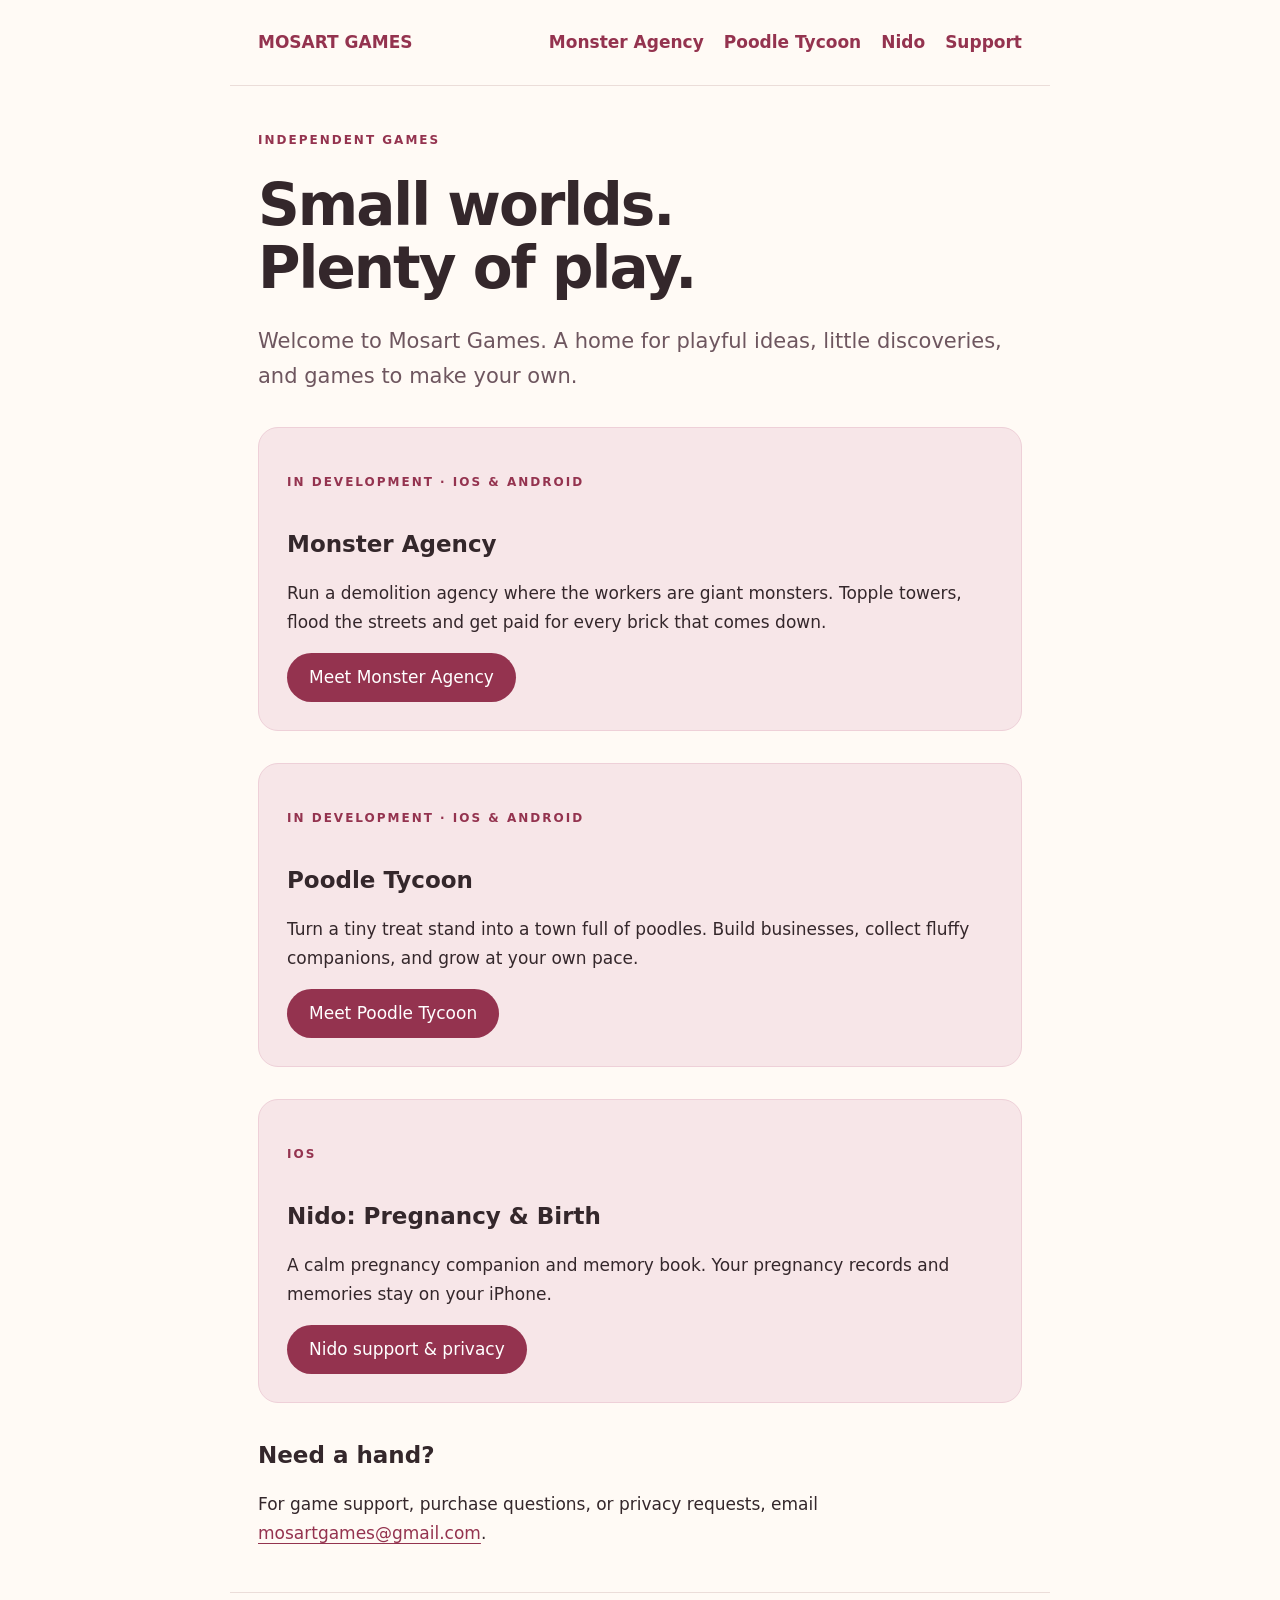
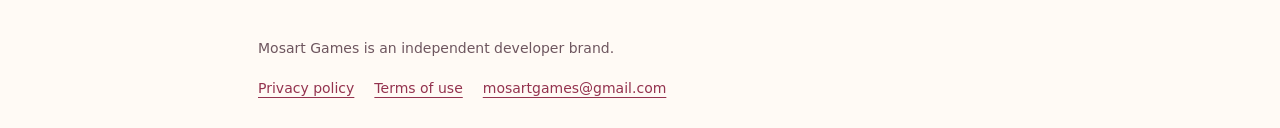
<file: index.html>
<!doctype html>
<html lang="en"><head><meta charset="utf-8"><meta name="viewport" content="width=device-width,initial-scale=1"><meta name="theme-color" content="#fffaf5"><title>Small worlds. Plenty of play. · Mosart Games</title><link rel="stylesheet" href="/style.css"></head><body><header><a href="/">MOSART GAMES</a><nav aria-label="Main navigation"><a href="/monster-agency/">Monster Agency</a><a href="/poodle-tycoon/">Poodle Tycoon</a><a href="/nido/">Nido</a><a href="mailto:mosartgames@gmail.com">Support</a></nav></header><main><p class="eyebrow">Independent games</p><h1>Small worlds.<br>Plenty of play.</h1><p class="lead">Welcome to Mosart Games. A home for playful ideas, little discoveries, and games to make your own.</p><section class="card"><p class="eyebrow">In development · iOS &amp; Android</p><h2>Monster Agency</h2><p>Run a demolition agency where the workers are giant monsters. Topple towers, flood the streets and get paid for every brick that comes down.</p><a class="button" href="/monster-agency/">Meet Monster Agency</a></section><section class="card"><p class="eyebrow">In development · iOS &amp; Android</p><h2>Poodle Tycoon</h2><p>Turn a tiny treat stand into a town full of poodles. Build businesses, collect fluffy companions, and grow at your own pace.</p><a class="button" href="/poodle-tycoon/">Meet Poodle Tycoon</a></section><section class="card"><p class="eyebrow">iOS</p><h2>Nido: Pregnancy &amp; Birth</h2><p>A calm pregnancy companion and memory book. Your pregnancy records and memories stay on your iPhone.</p><a class="button" href="/nido/">Nido support &amp; privacy</a></section><h2>Need a hand?</h2><p>For game support, purchase questions, or privacy requests, email <a href="mailto:mosartgames@gmail.com">mosartgames@gmail.com</a>.</p></main><footer><p>Mosart Games is an independent developer brand.</p><nav aria-label="Legal"><a href="/poodle-tycoon/privacy/">Privacy policy</a><a href="/poodle-tycoon/terms/">Terms of use</a><a href="mailto:mosartgames@gmail.com">mosartgames@gmail.com</a></nav></footer></body></html>
</file>
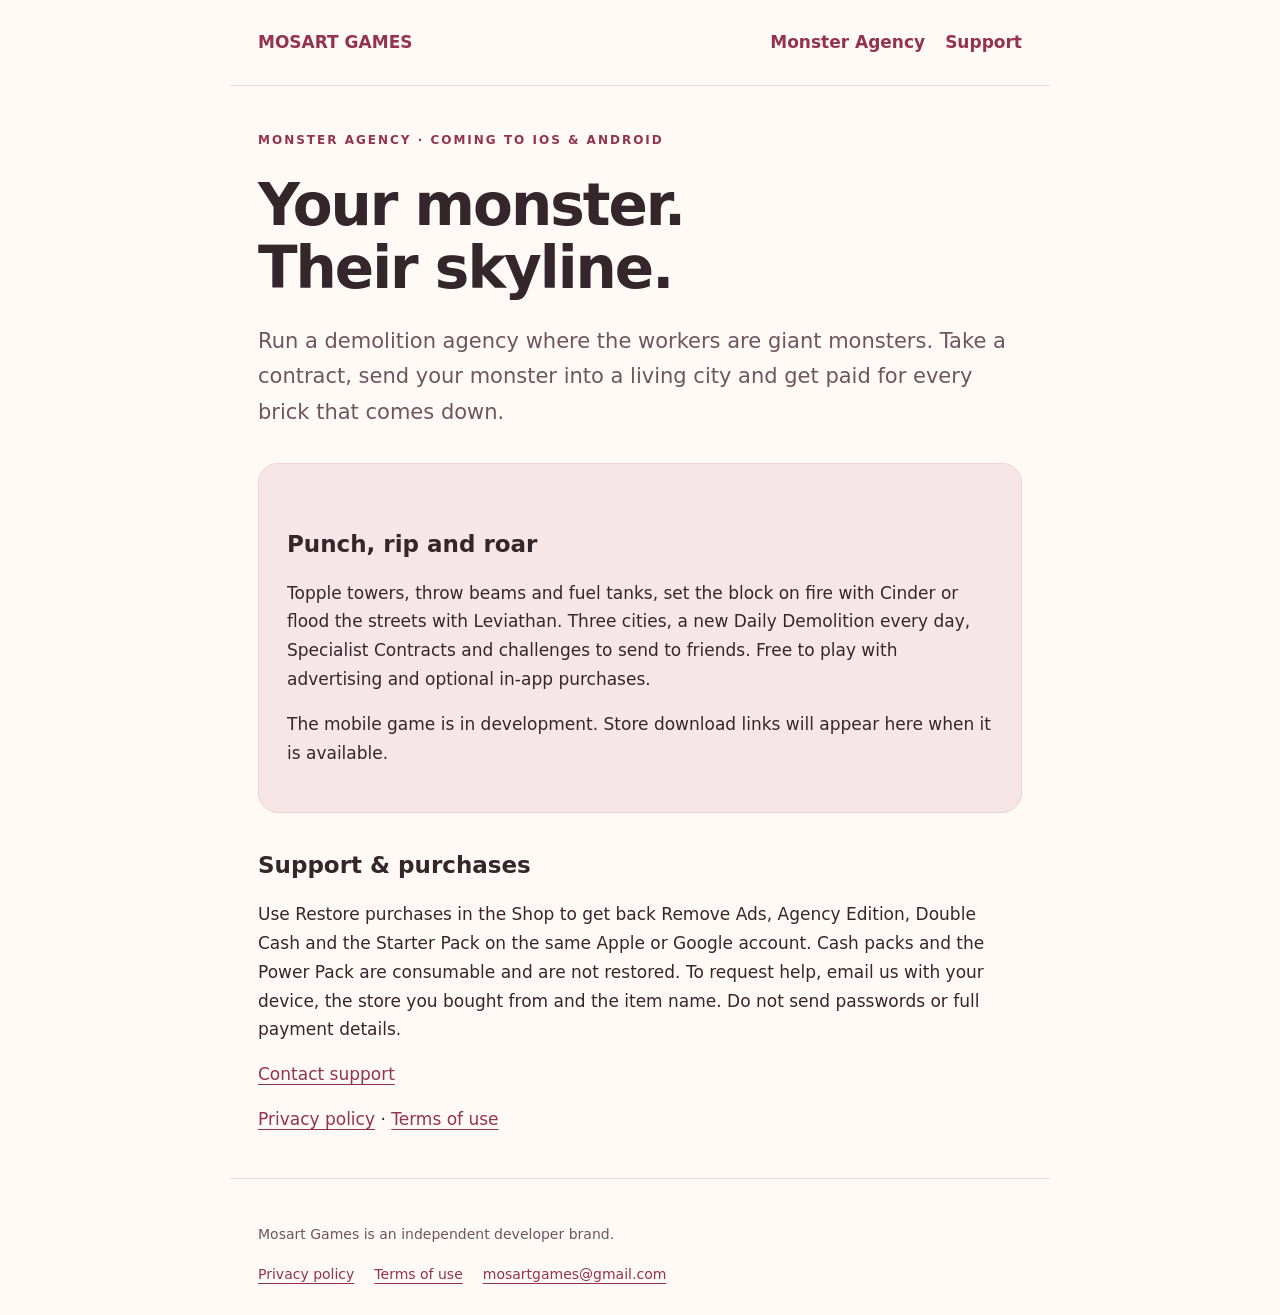
<file: monster-agency/index.html>
<!doctype html>
<html lang="en"><head><meta charset="utf-8"><meta name="viewport" content="width=device-width,initial-scale=1"><meta name="theme-color" content="#fffaf5"><title>Monster Agency · Mosart Games</title><link rel="stylesheet" href="/style.css"></head><body><header><a href="/">MOSART GAMES</a><nav aria-label="Main navigation"><a href="/monster-agency/">Monster Agency</a><a href="mailto:mosartgames@gmail.com">Support</a></nav></header><main><p class="eyebrow">Monster Agency · Coming to iOS &amp; Android</p><h1>Your monster.<br>Their skyline.</h1><p class="lead">Run a demolition agency where the workers are giant monsters. Take a contract, send your monster into a living city and get paid for every brick that comes down.</p><div class="card"><h2>Punch, rip and roar</h2><p>Topple towers, throw beams and fuel tanks, set the block on fire with Cinder or flood the streets with Leviathan. Three cities, a new Daily Demolition every day, Specialist Contracts and challenges to send to friends. Free to play with advertising and optional in-app purchases.</p><p>The mobile game is in development. Store download links will appear here when it is available.</p></div><h2>Support &amp; purchases</h2><p>Use Restore purchases in the Shop to get back Remove Ads, Agency Edition, Double Cash and the Starter Pack on the same Apple or Google account. Cash packs and the Power Pack are consumable and are not restored. To request help, email us with your device, the store you bought from and the item name. Do not send passwords or full payment details.</p><p><a href="mailto:mosartgames@gmail.com?subject=Monster%20Agency%20support">Contact support</a></p><p><a href="privacy/">Privacy policy</a> · <a href="terms/">Terms of use</a></p></main><footer><p>Mosart Games is an independent developer brand.</p><nav aria-label="Legal"><a href="/monster-agency/privacy/">Privacy policy</a><a href="/monster-agency/terms/">Terms of use</a><a href="mailto:mosartgames@gmail.com">mosartgames@gmail.com</a></nav></footer></body></html>
</file>
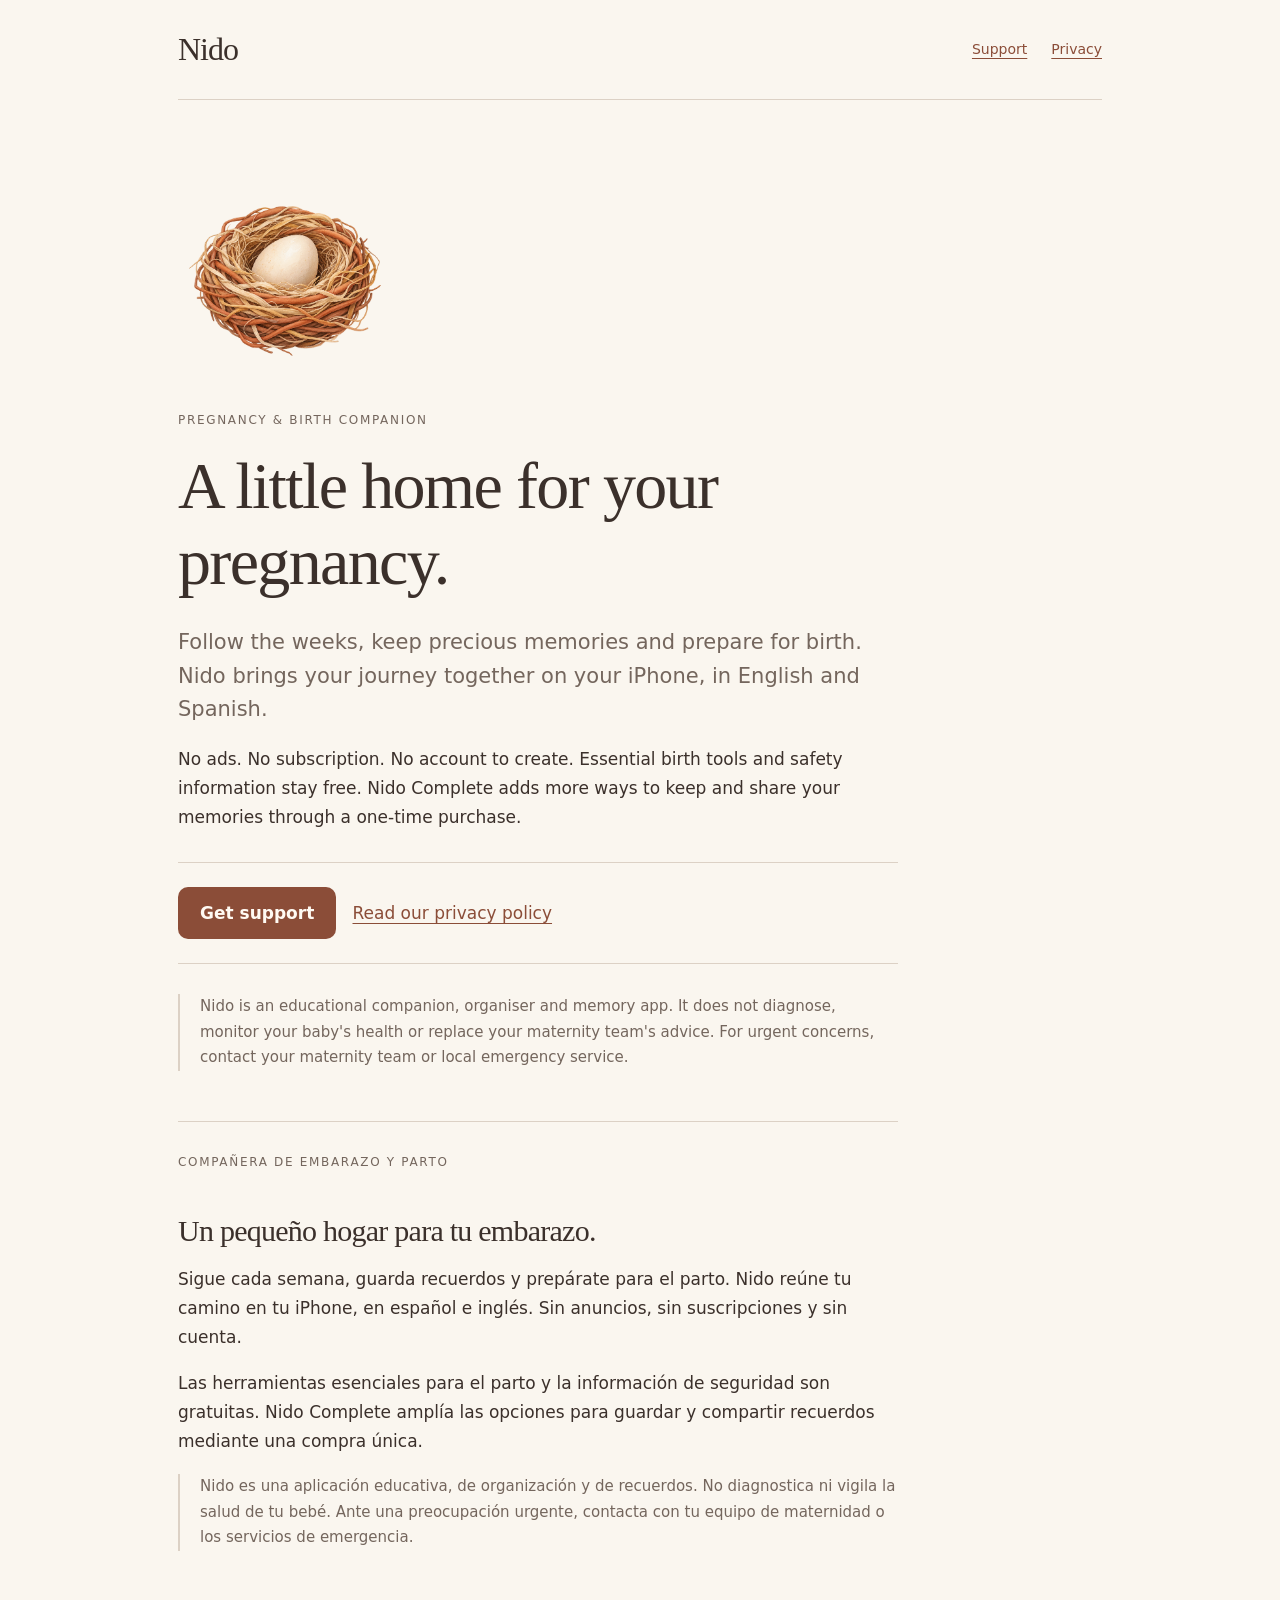
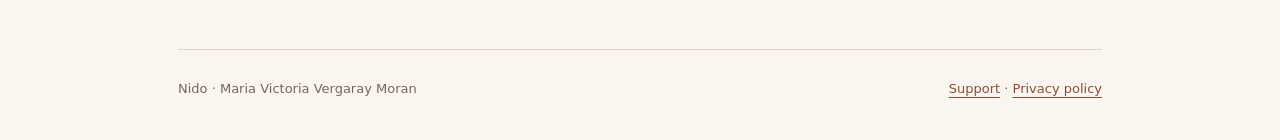
<file: nido/index.html>
<!doctype html><html lang="en"><head><meta charset="utf-8"><meta name="viewport" content="width=device-width, initial-scale=1"><meta name="description" content="Nido pregnancy companion: support and privacy information in English and Spanish."><title>Pregnancy & birth companion · Nido</title><link rel="stylesheet" href="/nido/assets/style.css"><link rel="icon" href="/nido/assets/nest.png"></head><body><div class="wrap"><header><a class="brand" href="/nido/">Nido</a><nav aria-label="Main navigation"><a href="/nido/support/">Support</a><a href="/nido/privacy/">Privacy</a></nav></header><main><img class="nest" src="/nido/assets/nest.png" alt="A woven nest holding one ivory egg"><p class="eyebrow">Pregnancy &amp; birth companion</p><h1>A little home for your pregnancy.</h1><p class="intro">Follow the weeks, keep precious memories and prepare for birth. Nido brings your journey together on your iPhone, in English and Spanish.</p><p>No ads. No subscription. No account to create. Essential birth tools and safety information stay free. Nido Complete adds more ways to keep and share your memories through a one-time purchase.</p><div class="contact"><a class="button" href="/nido/support/">Get support</a> &nbsp; <a href="/nido/privacy/">Read our privacy policy</a></div><p class="notice">Nido is an educational companion, organiser and memory app. It does not diagnose, monitor your baby's health or replace your maternity team's advice. For urgent concerns, contact your maternity team or local emergency service.</p><section class="language" lang="es"><p class="eyebrow">Compañera de embarazo y parto</p><h2>Un pequeño hogar para tu embarazo.</h2><p>Sigue cada semana, guarda recuerdos y prepárate para el parto. Nido reúne tu camino en tu iPhone, en español e inglés. Sin anuncios, sin suscripciones y sin cuenta.</p><p>Las herramientas esenciales para el parto y la información de seguridad son gratuitas. Nido Complete amplía las opciones para guardar y compartir recuerdos mediante una compra única.</p><p class="notice">Nido es una aplicación educativa, de organización y de recuerdos. No diagnostica ni vigila la salud de tu bebé. Ante una preocupación urgente, contacta con tu equipo de maternidad o los servicios de emergencia.</p></section></main><footer><span>Nido · Maria Victoria Vergaray Moran</span><span><a href="/nido/support/">Support</a> · <a href="/nido/privacy/">Privacy policy</a></span></footer></div></body></html>
</file>
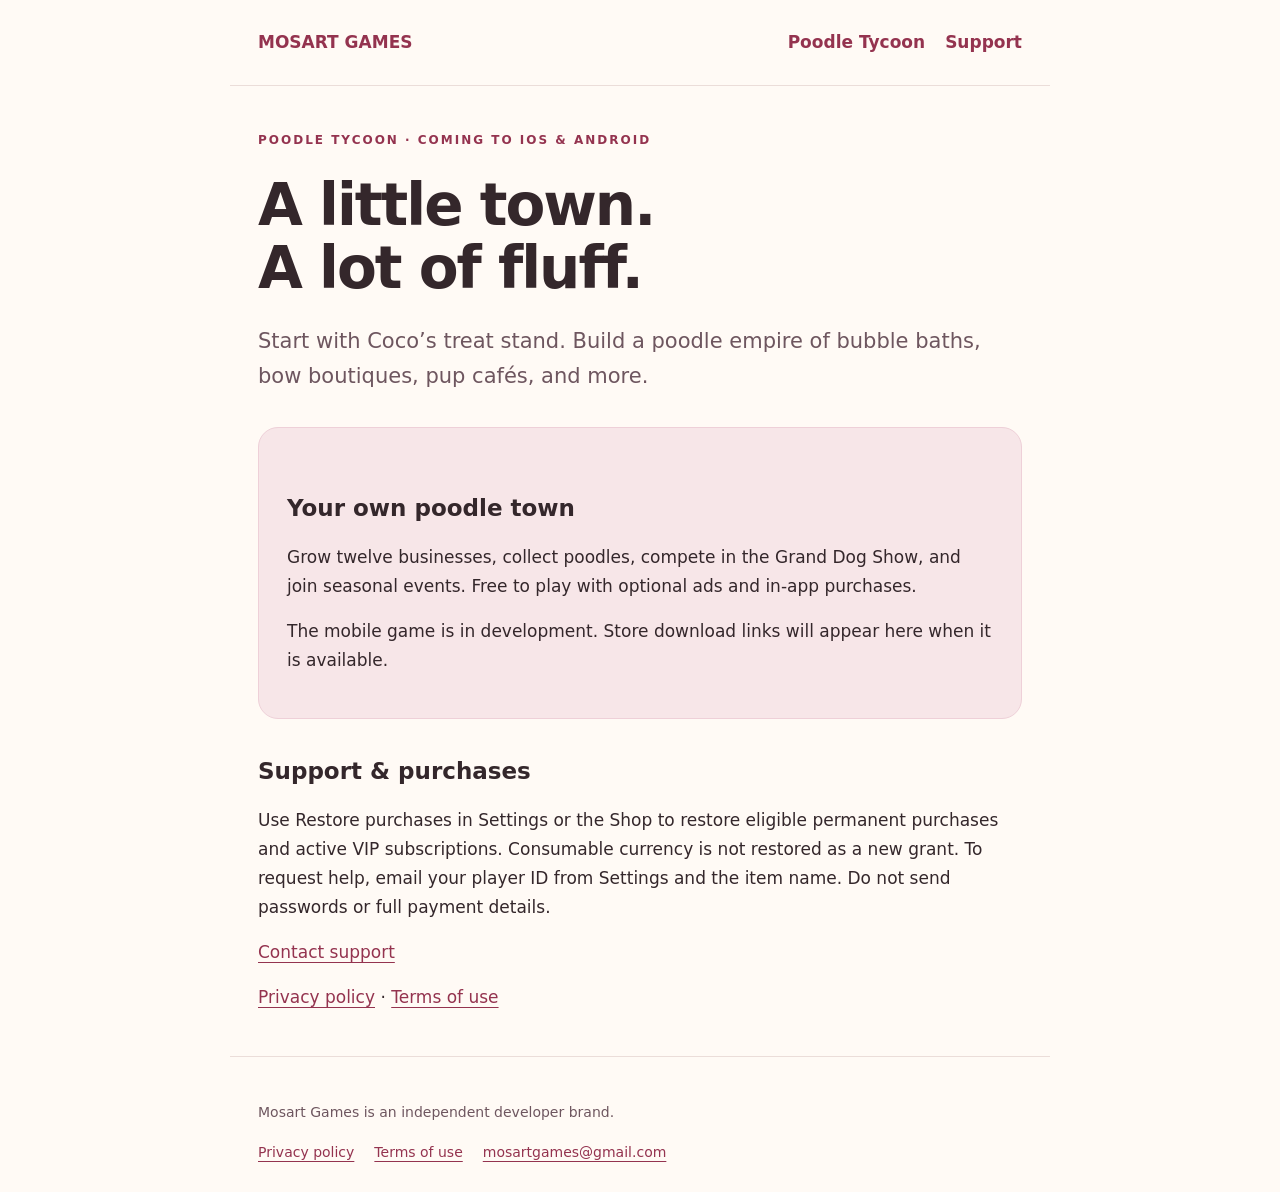
<file: poodle-tycoon/index.html>
<!doctype html>
<html lang="en"><head><meta charset="utf-8"><meta name="viewport" content="width=device-width,initial-scale=1"><meta name="theme-color" content="#fffaf5"><title>Poodle Tycoon · Mosart Games</title><link rel="stylesheet" href="/style.css"></head><body><header><a href="/">MOSART GAMES</a><nav aria-label="Main navigation"><a href="/poodle-tycoon/">Poodle Tycoon</a><a href="mailto:mosartgames@gmail.com">Support</a></nav></header><main><p class="eyebrow">Poodle Tycoon · Coming to iOS &amp; Android</p><h1>A little town.<br>A lot of fluff.</h1><p class="lead">Start with Coco’s treat stand. Build a poodle empire of bubble baths, bow boutiques, pup cafés, and more.</p><div class="card"><h2>Your own poodle town</h2><p>Grow twelve businesses, collect poodles, compete in the Grand Dog Show, and join seasonal events. Free to play with optional ads and in-app purchases.</p><p>The mobile game is in development. Store download links will appear here when it is available.</p></div><h2>Support &amp; purchases</h2><p>Use Restore purchases in Settings or the Shop to restore eligible permanent purchases and active VIP subscriptions. Consumable currency is not restored as a new grant. To request help, email your player ID from Settings and the item name. Do not send passwords or full payment details.</p><p><a href="mailto:mosartgames@gmail.com?subject=Poodle%20Tycoon%20support">Contact support</a></p><p><a href="privacy/">Privacy policy</a> · <a href="terms/">Terms of use</a></p></main><footer><p>Mosart Games is an independent developer brand.</p><nav aria-label="Legal"><a href="/poodle-tycoon/privacy/">Privacy policy</a><a href="/poodle-tycoon/terms/">Terms of use</a><a href="mailto:mosartgames@gmail.com">mosartgames@gmail.com</a></nav></footer></body></html>
</file>
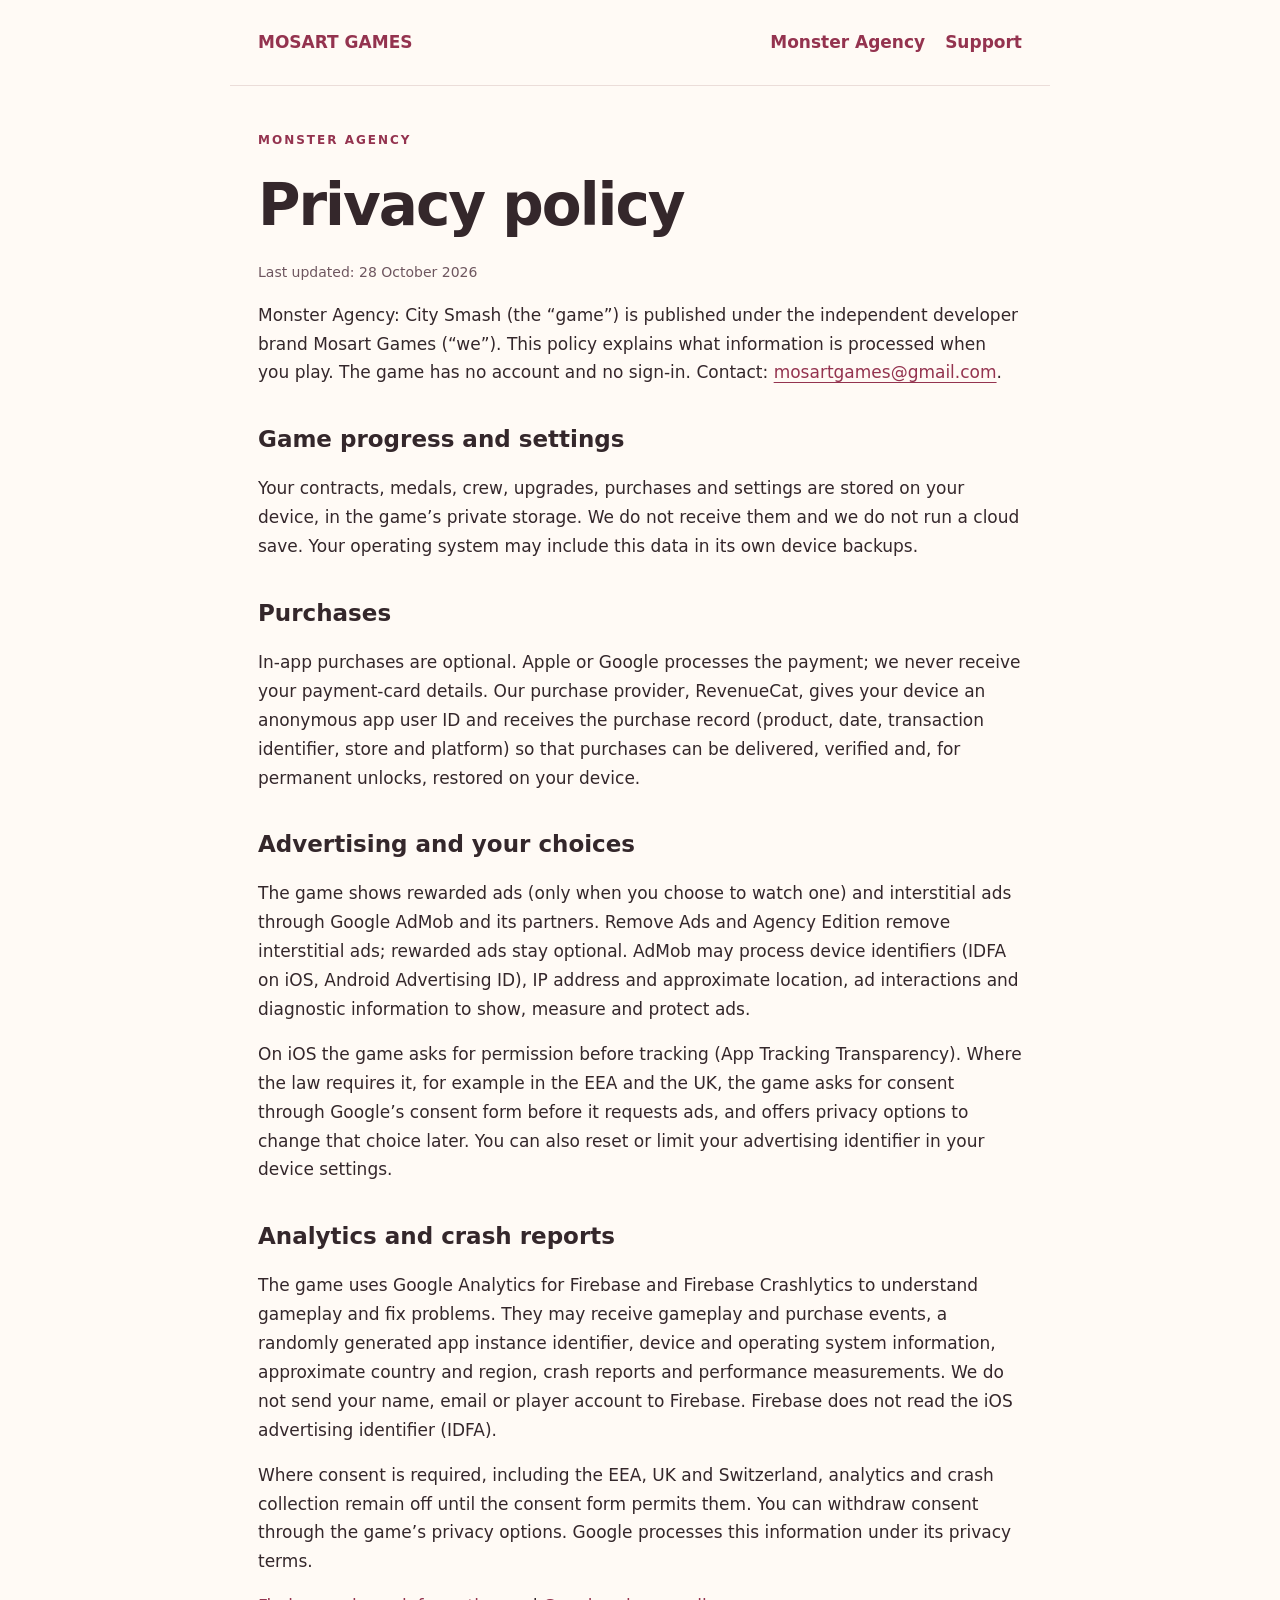
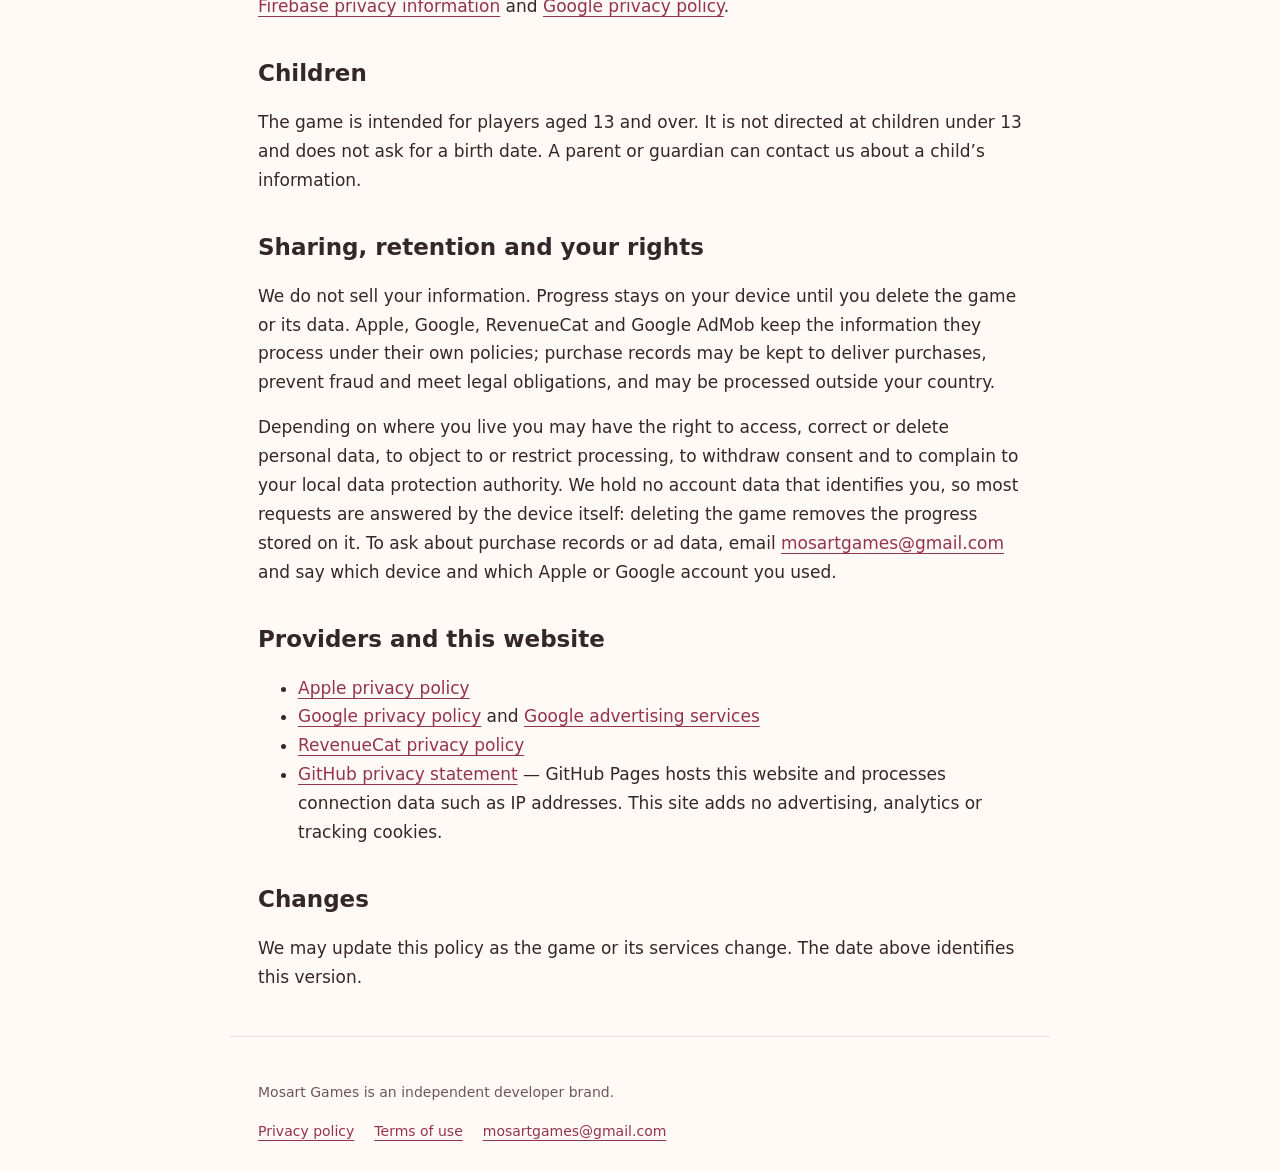
<file: monster-agency/privacy/index.html>
<!doctype html>
<html lang="en"><head><meta charset="utf-8"><meta name="viewport" content="width=device-width,initial-scale=1"><meta name="theme-color" content="#fffaf5"><title>Monster Agency privacy policy · Mosart Games</title><link rel="stylesheet" href="/style.css"></head><body><header><a href="/">MOSART GAMES</a><nav aria-label="Main navigation"><a href="/monster-agency/">Monster Agency</a><a href="mailto:mosartgames@gmail.com">Support</a></nav></header><main><p class="eyebrow">Monster Agency</p><h1>Privacy policy</h1><p class="meta">Last updated: 28 October 2026</p><p>Monster Agency: City Smash (the “game”) is published under the independent developer brand Mosart Games (“we”). This policy explains what information is processed when you play. The game has no account and no sign-in. Contact: <a href="mailto:mosartgames@gmail.com">mosartgames@gmail.com</a>.</p><h2>Game progress and settings</h2><p>Your contracts, medals, crew, upgrades, purchases and settings are stored on your device, in the game’s private storage. We do not receive them and we do not run a cloud save. Your operating system may include this data in its own device backups.</p><h2>Purchases</h2><p>In-app purchases are optional. Apple or Google processes the payment; we never receive your payment-card details. Our purchase provider, RevenueCat, gives your device an anonymous app user ID and receives the purchase record (product, date, transaction identifier, store and platform) so that purchases can be delivered, verified and, for permanent unlocks, restored on your device.</p><h2>Advertising and your choices</h2><p>The game shows rewarded ads (only when you choose to watch one) and interstitial ads through Google AdMob and its partners. Remove Ads and Agency Edition remove interstitial ads; rewarded ads stay optional. AdMob may process device identifiers (IDFA on iOS, Android Advertising ID), IP address and approximate location, ad interactions and diagnostic information to show, measure and protect ads.</p><p>On iOS the game asks for permission before tracking (App Tracking Transparency). Where the law requires it, for example in the EEA and the UK, the game asks for consent through Google’s consent form before it requests ads, and offers privacy options to change that choice later. You can also reset or limit your advertising identifier in your device settings.</p><h2>Analytics and crash reports</h2><p>The game uses Google Analytics for Firebase and Firebase Crashlytics to understand gameplay and fix problems. They may receive gameplay and purchase events, a randomly generated app instance identifier, device and operating system information, approximate country and region, crash reports and performance measurements. We do not send your name, email or player account to Firebase. Firebase does not read the iOS advertising identifier (IDFA).</p><p>Where consent is required, including the EEA, UK and Switzerland, analytics and crash collection remain off until the consent form permits them. You can withdraw consent through the game’s privacy options. Google processes this information under its privacy terms.</p><p><a href="https://firebase.google.com/support/privacy">Firebase privacy information</a> and <a href="https://policies.google.com/privacy">Google privacy policy</a>.</p><h2>Children</h2><p>The game is intended for players aged 13 and over. It is not directed at children under 13 and does not ask for a birth date. A parent or guardian can contact us about a child’s information.</p><h2>Sharing, retention and your rights</h2><p>We do not sell your information. Progress stays on your device until you delete the game or its data. Apple, Google, RevenueCat and Google AdMob keep the information they process under their own policies; purchase records may be kept to deliver purchases, prevent fraud and meet legal obligations, and may be processed outside your country.</p><p>Depending on where you live you may have the right to access, correct or delete personal data, to object to or restrict processing, to withdraw consent and to complain to your local data protection authority. We hold no account data that identifies you, so most requests are answered by the device itself: deleting the game removes the progress stored on it. To ask about purchase records or ad data, email <a href="mailto:mosartgames@gmail.com">mosartgames@gmail.com</a> and say which device and which Apple or Google account you used.</p><h2>Providers and this website</h2><ul><li><a href="https://www.apple.com/legal/privacy/">Apple privacy policy</a></li><li><a href="https://policies.google.com/privacy">Google privacy policy</a> and <a href="https://policies.google.com/technologies/partner-sites">Google advertising services</a></li><li><a href="https://www.revenuecat.com/privacy">RevenueCat privacy policy</a></li><li><a href="https://docs.github.com/en/site-policy/privacy-policies/github-general-privacy-statement">GitHub privacy statement</a> — GitHub Pages hosts this website and processes connection data such as IP addresses. This site adds no advertising, analytics or tracking cookies.</li></ul><h2>Changes</h2><p>We may update this policy as the game or its services change. The date above identifies this version.</p></main><footer><p>Mosart Games is an independent developer brand.</p><nav aria-label="Legal"><a href="/monster-agency/privacy/">Privacy policy</a><a href="/monster-agency/terms/">Terms of use</a><a href="mailto:mosartgames@gmail.com">mosartgames@gmail.com</a></nav></footer></body></html>
</file>
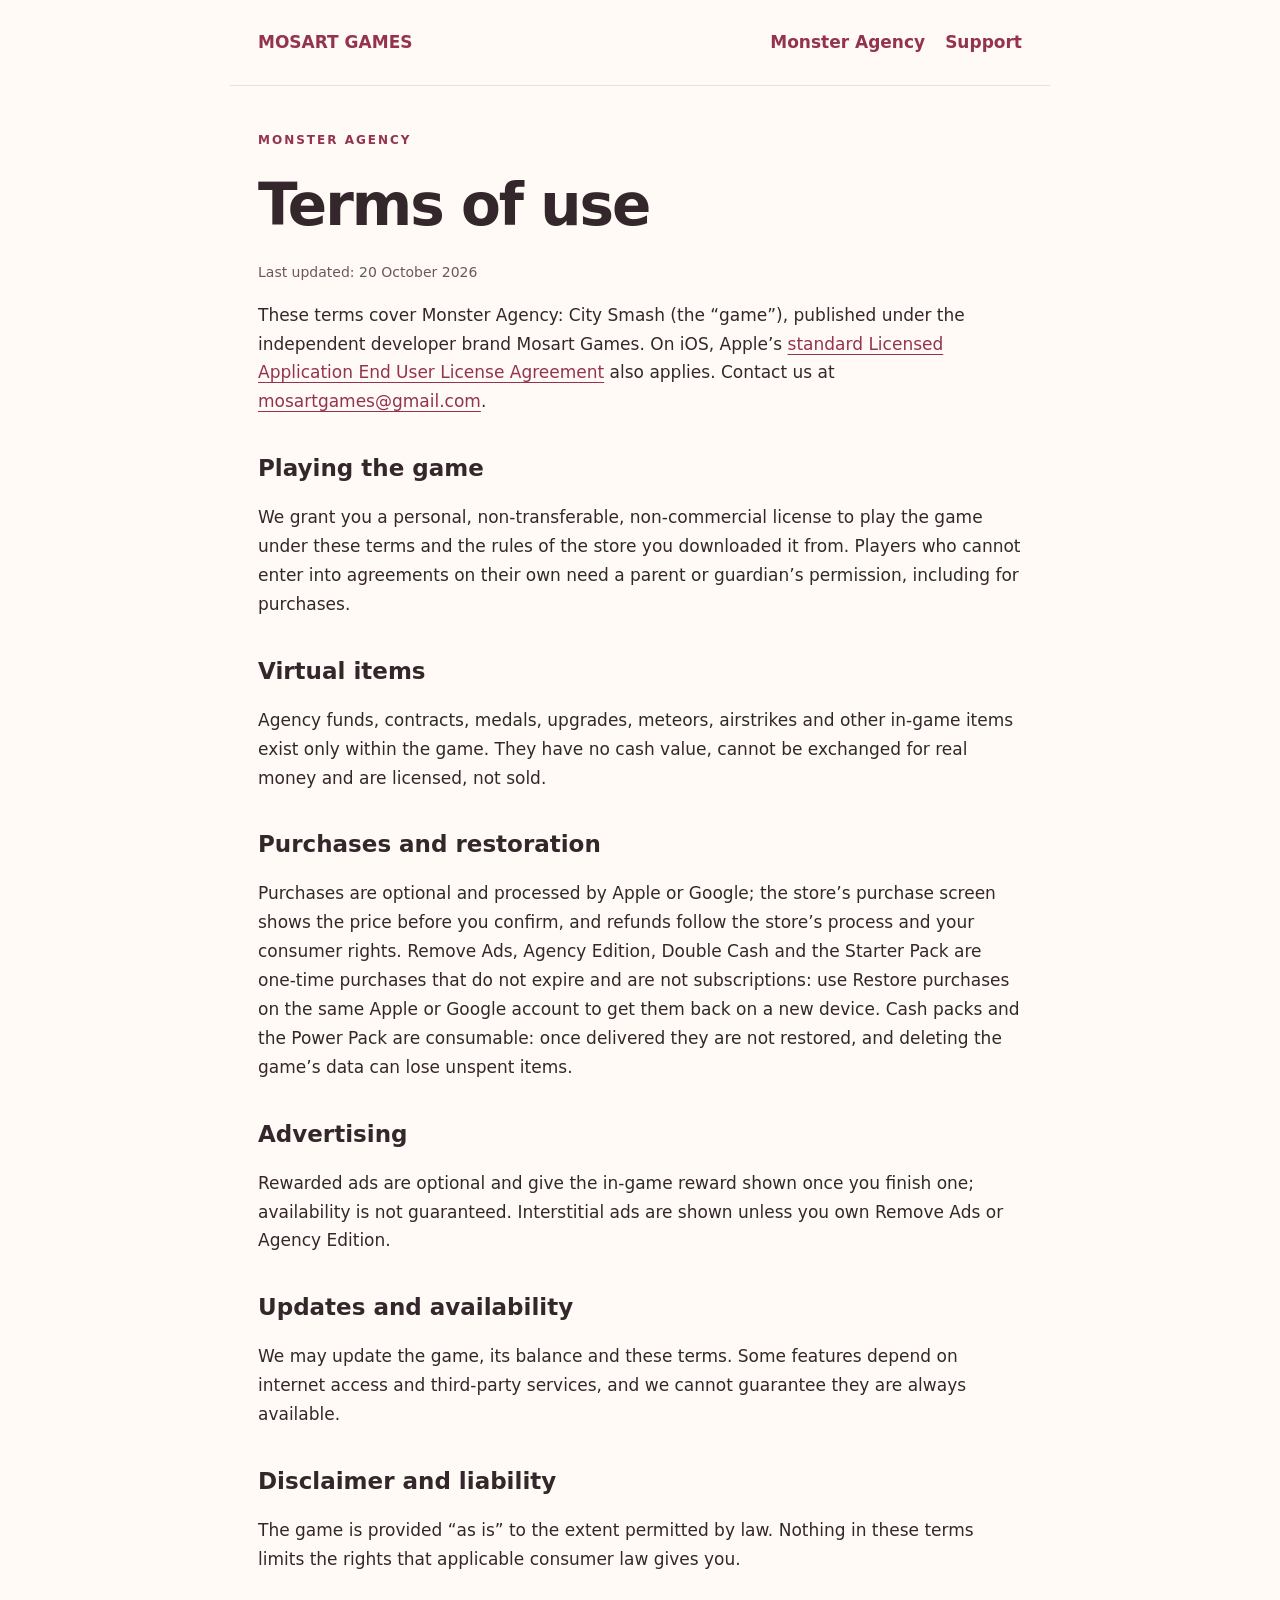
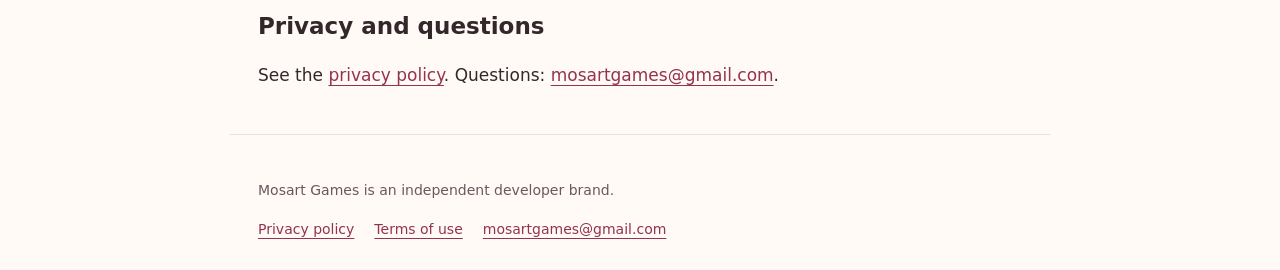
<file: monster-agency/terms/index.html>
<!doctype html>
<html lang="en"><head><meta charset="utf-8"><meta name="viewport" content="width=device-width,initial-scale=1"><meta name="theme-color" content="#fffaf5"><title>Monster Agency terms of use · Mosart Games</title><link rel="stylesheet" href="/style.css"></head><body><header><a href="/">MOSART GAMES</a><nav aria-label="Main navigation"><a href="/monster-agency/">Monster Agency</a><a href="mailto:mosartgames@gmail.com">Support</a></nav></header><main><p class="eyebrow">Monster Agency</p><h1>Terms of use</h1><p class="meta">Last updated: 20 October 2026</p><p>These terms cover Monster Agency: City Smash (the “game”), published under the independent developer brand Mosart Games. On iOS, Apple’s <a href="https://www.apple.com/legal/internet-services/itunes/dev/stdeula/">standard Licensed Application End User License Agreement</a> also applies. Contact us at <a href="mailto:mosartgames@gmail.com">mosartgames@gmail.com</a>.</p><h2>Playing the game</h2><p>We grant you a personal, non-transferable, non-commercial license to play the game under these terms and the rules of the store you downloaded it from. Players who cannot enter into agreements on their own need a parent or guardian’s permission, including for purchases.</p><h2>Virtual items</h2><p>Agency funds, contracts, medals, upgrades, meteors, airstrikes and other in-game items exist only within the game. They have no cash value, cannot be exchanged for real money and are licensed, not sold.</p><h2>Purchases and restoration</h2><p>Purchases are optional and processed by Apple or Google; the store’s purchase screen shows the price before you confirm, and refunds follow the store’s process and your consumer rights. Remove Ads, Agency Edition, Double Cash and the Starter Pack are one-time purchases that do not expire and are not subscriptions: use Restore purchases on the same Apple or Google account to get them back on a new device. Cash packs and the Power Pack are consumable: once delivered they are not restored, and deleting the game’s data can lose unspent items.</p><h2>Advertising</h2><p>Rewarded ads are optional and give the in-game reward shown once you finish one; availability is not guaranteed. Interstitial ads are shown unless you own Remove Ads or Agency Edition.</p><h2>Updates and availability</h2><p>We may update the game, its balance and these terms. Some features depend on internet access and third-party services, and we cannot guarantee they are always available.</p><h2>Disclaimer and liability</h2><p>The game is provided “as is” to the extent permitted by law. Nothing in these terms limits the rights that applicable consumer law gives you.</p><h2>Privacy and questions</h2><p>See the <a href="/monster-agency/privacy/">privacy policy</a>. Questions: <a href="mailto:mosartgames@gmail.com">mosartgames@gmail.com</a>.</p></main><footer><p>Mosart Games is an independent developer brand.</p><nav aria-label="Legal"><a href="/monster-agency/privacy/">Privacy policy</a><a href="/monster-agency/terms/">Terms of use</a><a href="mailto:mosartgames@gmail.com">mosartgames@gmail.com</a></nav></footer></body></html>
</file>
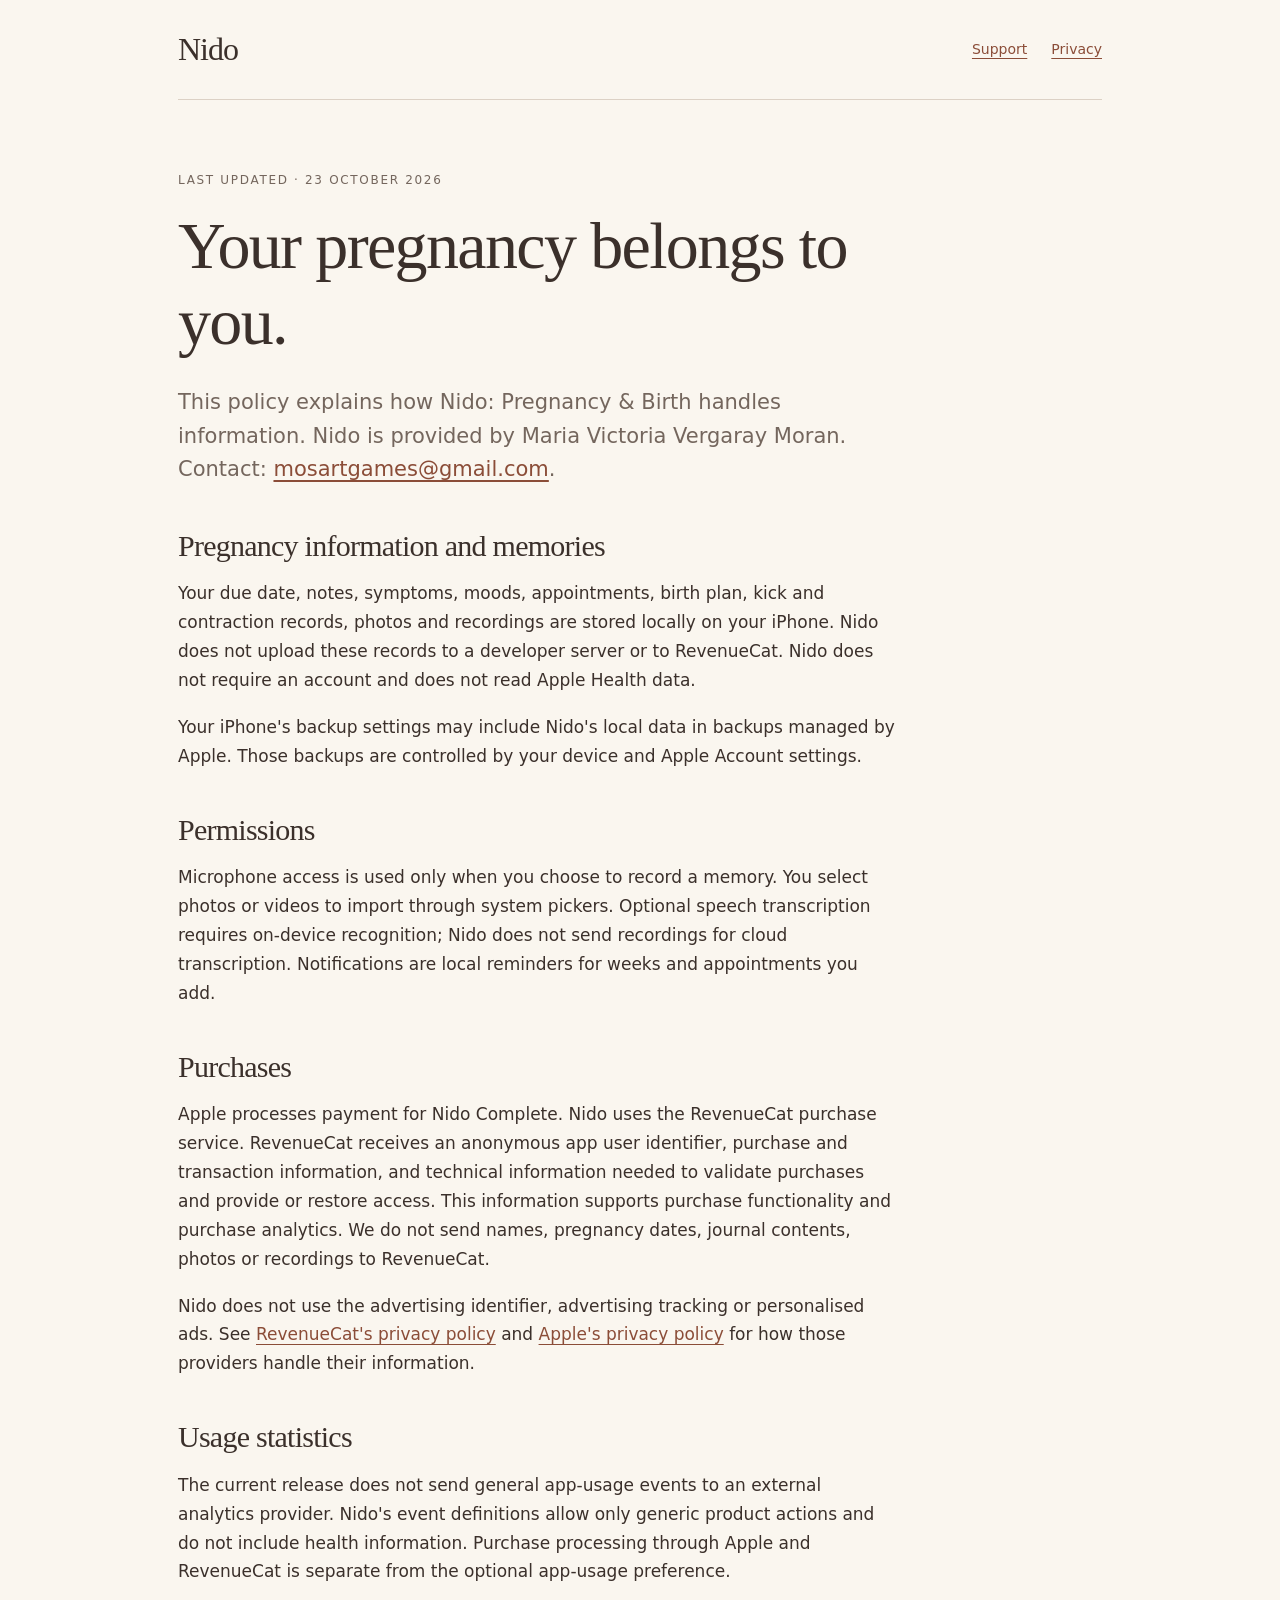
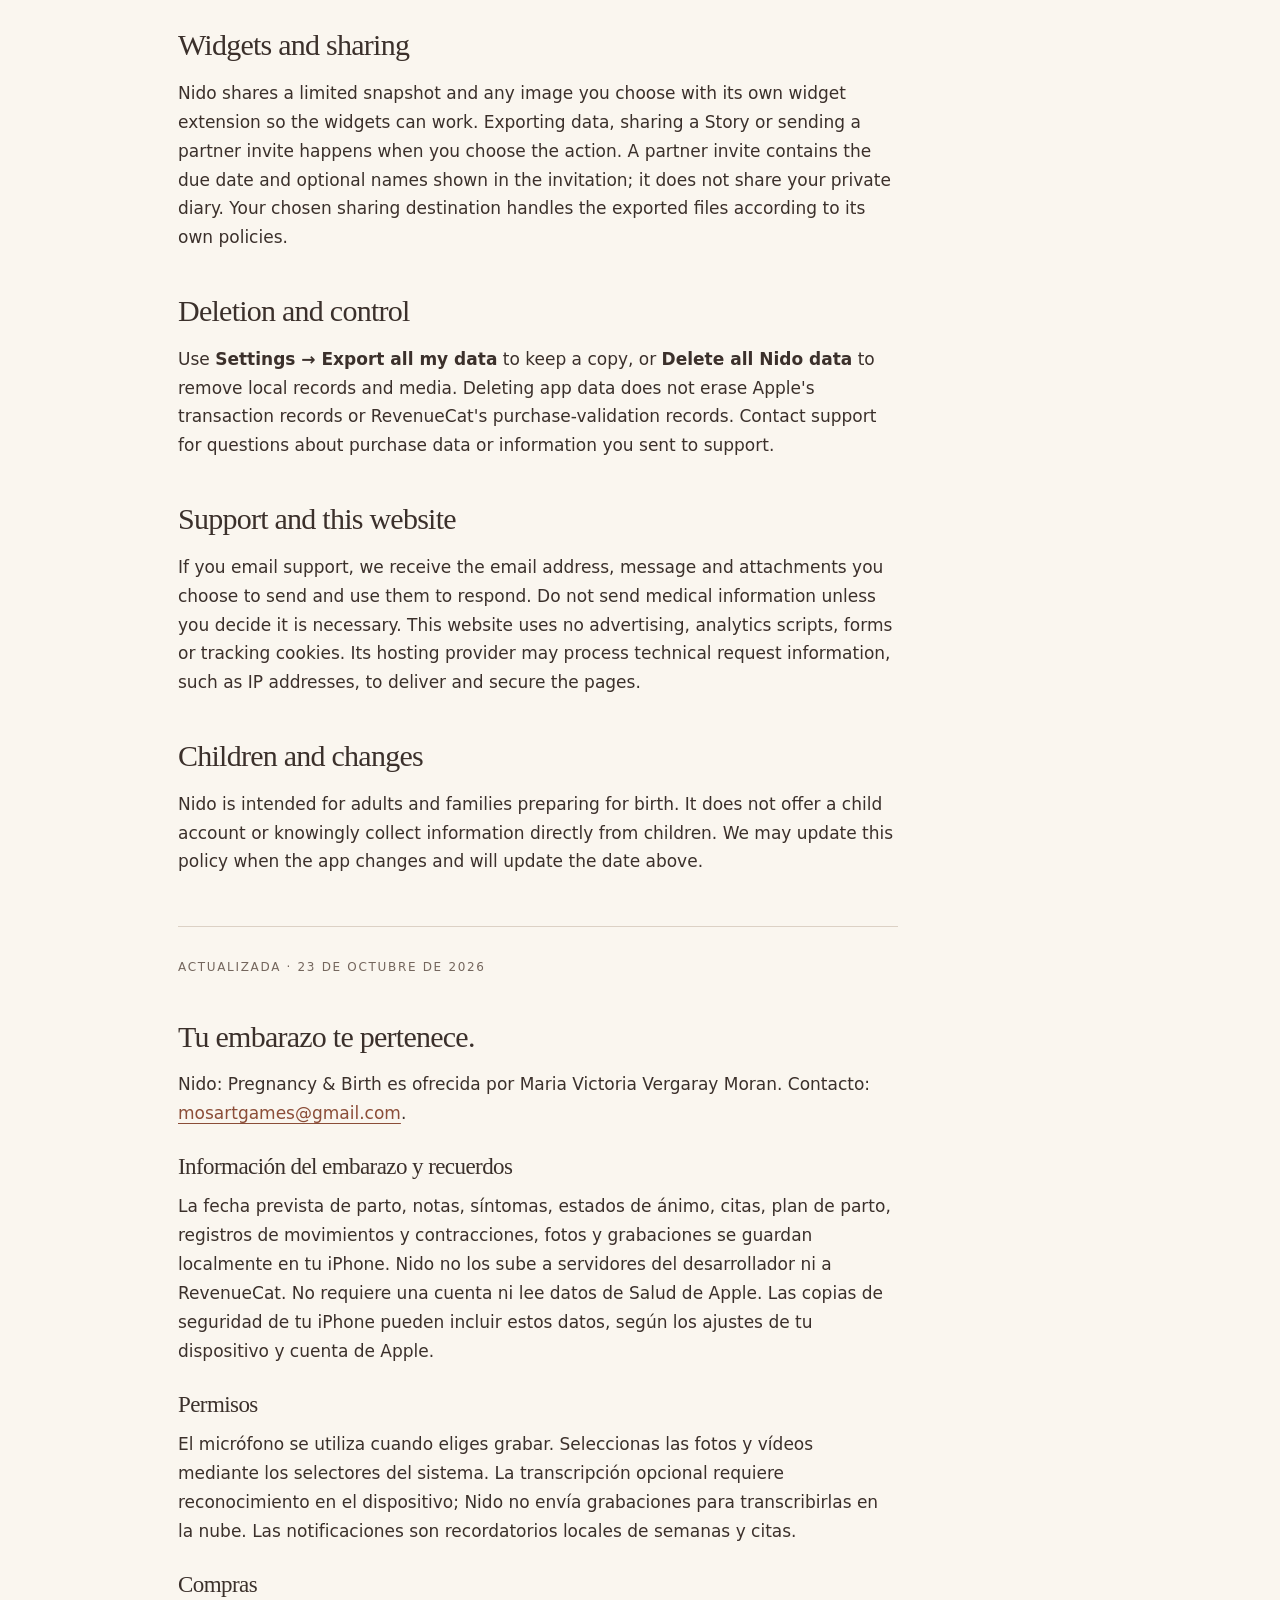
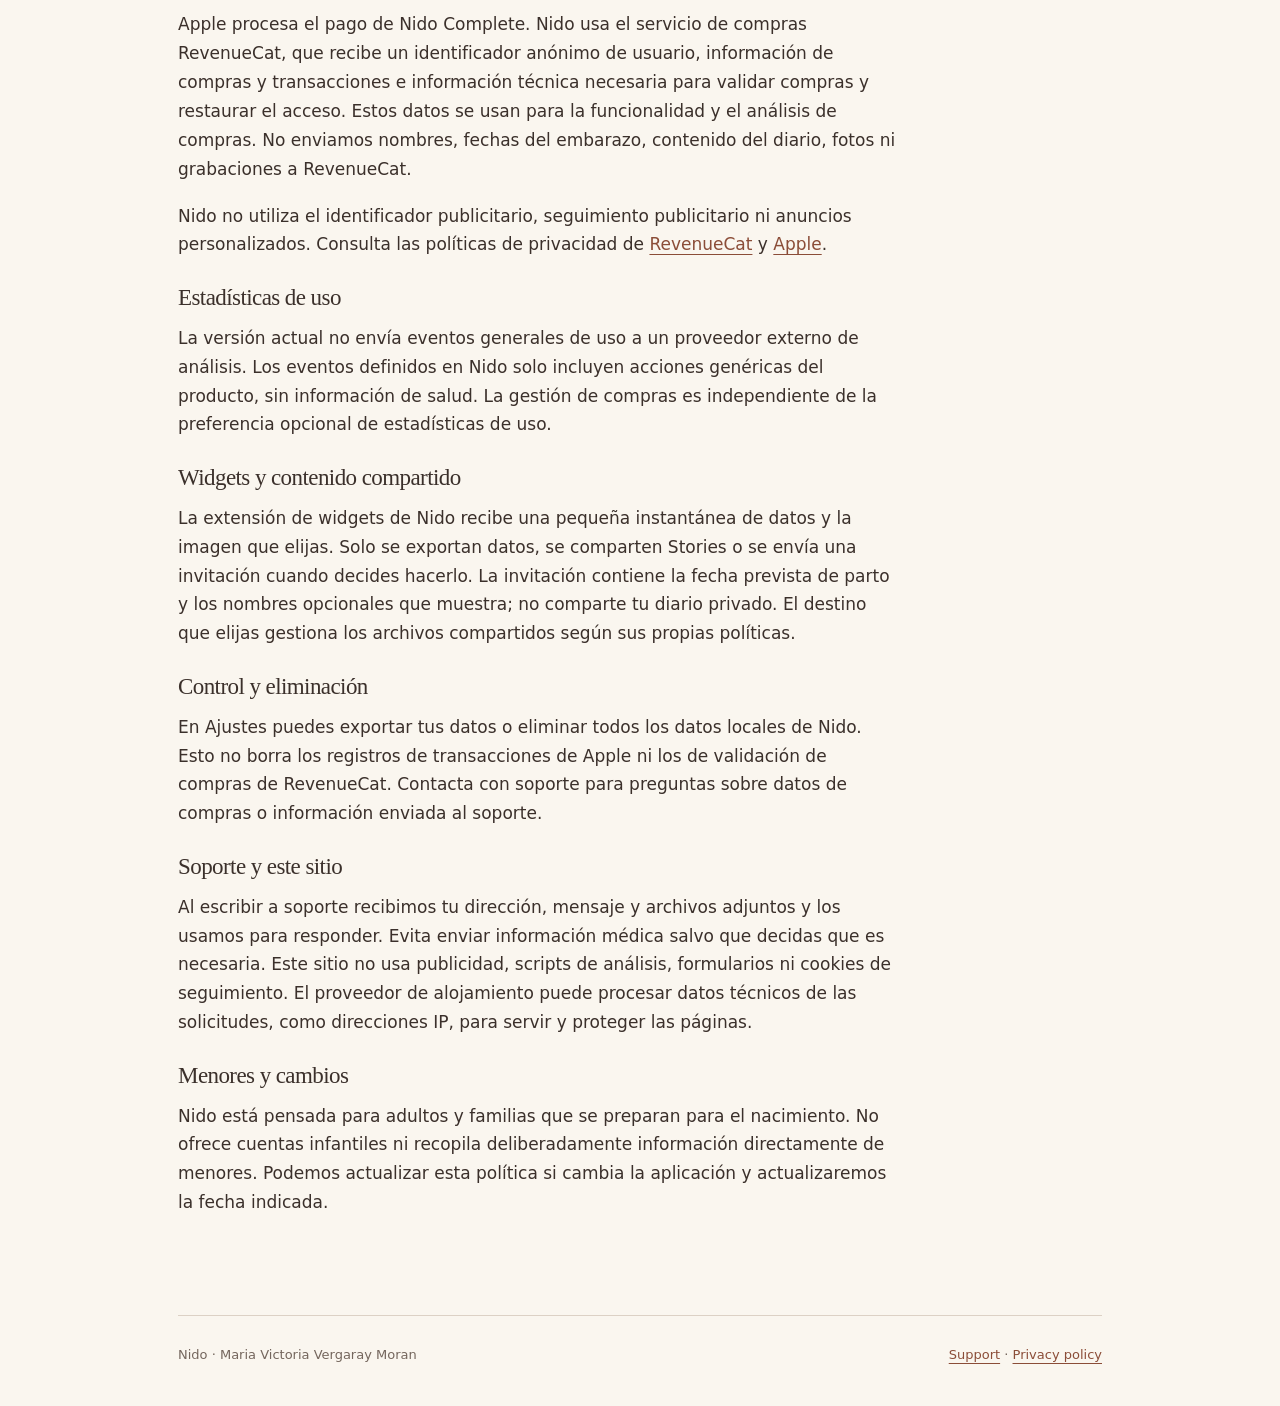
<file: nido/privacy/index.html>
<!doctype html><html lang="en"><head><meta charset="utf-8"><meta name="viewport" content="width=device-width, initial-scale=1"><meta name="description" content="Nido pregnancy companion: support and privacy information in English and Spanish."><title>Privacy · Nido</title><link rel="stylesheet" href="/nido/assets/style.css"><link rel="icon" href="/nido/assets/nest.png"></head><body><div class="wrap"><header><a class="brand" href="/nido/">Nido</a><nav aria-label="Main navigation"><a href="/nido/support/">Support</a><a href="/nido/privacy/">Privacy</a></nav></header><main><p class="eyebrow">Last updated · 23 October 2026</p><h1>Your pregnancy belongs to you.</h1><p class="intro">This policy explains how Nido: Pregnancy &amp; Birth handles information. Nido is provided by Maria Victoria Vergaray Moran. Contact: <a href="mailto:mosartgames@gmail.com">mosartgames@gmail.com</a>.</p><h2>Pregnancy information and memories</h2><p>Your due date, notes, symptoms, moods, appointments, birth plan, kick and contraction records, photos and recordings are stored locally on your iPhone. Nido does not upload these records to a developer server or to RevenueCat. Nido does not require an account and does not read Apple Health data.</p><p>Your iPhone's backup settings may include Nido's local data in backups managed by Apple. Those backups are controlled by your device and Apple Account settings.</p><h2>Permissions</h2><p>Microphone access is used only when you choose to record a memory. You select photos or videos to import through system pickers. Optional speech transcription requires on-device recognition; Nido does not send recordings for cloud transcription. Notifications are local reminders for weeks and appointments you add.</p><h2>Purchases</h2><p>Apple processes payment for Nido Complete. Nido uses the RevenueCat purchase service. RevenueCat receives an anonymous app user identifier, purchase and transaction information, and technical information needed to validate purchases and provide or restore access. This information supports purchase functionality and purchase analytics. We do not send names, pregnancy dates, journal contents, photos or recordings to RevenueCat.</p><p>Nido does not use the advertising identifier, advertising tracking or personalised ads. See <a href="https://www.revenuecat.com/privacy/">RevenueCat's privacy policy</a> and <a href="https://www.apple.com/legal/privacy/">Apple's privacy policy</a> for how those providers handle their information.</p><h2>Usage statistics</h2><p>The current release does not send general app-usage events to an external analytics provider. Nido's event definitions allow only generic product actions and do not include health information. Purchase processing through Apple and RevenueCat is separate from the optional app-usage preference.</p><h2>Widgets and sharing</h2><p>Nido shares a limited snapshot and any image you choose with its own widget extension so the widgets can work. Exporting data, sharing a Story or sending a partner invite happens when you choose the action. A partner invite contains the due date and optional names shown in the invitation; it does not share your private diary. Your chosen sharing destination handles the exported files according to its own policies.</p><h2>Deletion and control</h2><p>Use <strong>Settings → Export all my data</strong> to keep a copy, or <strong>Delete all Nido data</strong> to remove local records and media. Deleting app data does not erase Apple's transaction records or RevenueCat's purchase-validation records. Contact support for questions about purchase data or information you sent to support.</p><h2>Support and this website</h2><p>If you email support, we receive the email address, message and attachments you choose to send and use them to respond. Do not send medical information unless you decide it is necessary. This website uses no advertising, analytics scripts, forms or tracking cookies. Its hosting provider may process technical request information, such as IP addresses, to deliver and secure the pages.</p><h2>Children and changes</h2><p>Nido is intended for adults and families preparing for birth. It does not offer a child account or knowingly collect information directly from children. We may update this policy when the app changes and will update the date above.</p><section class="language" lang="es"><p class="eyebrow">Actualizada · 23 de octubre de 2026</p><h2>Tu embarazo te pertenece.</h2><p>Nido: Pregnancy &amp; Birth es ofrecida por Maria Victoria Vergaray Moran. Contacto: <a href="mailto:mosartgames@gmail.com">mosartgames@gmail.com</a>.</p><h3>Información del embarazo y recuerdos</h3><p>La fecha prevista de parto, notas, síntomas, estados de ánimo, citas, plan de parto, registros de movimientos y contracciones, fotos y grabaciones se guardan localmente en tu iPhone. Nido no los sube a servidores del desarrollador ni a RevenueCat. No requiere una cuenta ni lee datos de Salud de Apple. Las copias de seguridad de tu iPhone pueden incluir estos datos, según los ajustes de tu dispositivo y cuenta de Apple.</p><h3>Permisos</h3><p>El micrófono se utiliza cuando eliges grabar. Seleccionas las fotos y vídeos mediante los selectores del sistema. La transcripción opcional requiere reconocimiento en el dispositivo; Nido no envía grabaciones para transcribirlas en la nube. Las notificaciones son recordatorios locales de semanas y citas.</p><h3>Compras</h3><p>Apple procesa el pago de Nido Complete. Nido usa el servicio de compras RevenueCat, que recibe un identificador anónimo de usuario, información de compras y transacciones e información técnica necesaria para validar compras y restaurar el acceso. Estos datos se usan para la funcionalidad y el análisis de compras. No enviamos nombres, fechas del embarazo, contenido del diario, fotos ni grabaciones a RevenueCat.</p><p>Nido no utiliza el identificador publicitario, seguimiento publicitario ni anuncios personalizados. Consulta las políticas de privacidad de <a href="https://www.revenuecat.com/privacy/">RevenueCat</a> y <a href="https://www.apple.com/legal/privacy/">Apple</a>.</p><h3>Estadísticas de uso</h3><p>La versión actual no envía eventos generales de uso a un proveedor externo de análisis. Los eventos definidos en Nido solo incluyen acciones genéricas del producto, sin información de salud. La gestión de compras es independiente de la preferencia opcional de estadísticas de uso.</p><h3>Widgets y contenido compartido</h3><p>La extensión de widgets de Nido recibe una pequeña instantánea de datos y la imagen que elijas. Solo se exportan datos, se comparten Stories o se envía una invitación cuando decides hacerlo. La invitación contiene la fecha prevista de parto y los nombres opcionales que muestra; no comparte tu diario privado. El destino que elijas gestiona los archivos compartidos según sus propias políticas.</p><h3>Control y eliminación</h3><p>En Ajustes puedes exportar tus datos o eliminar todos los datos locales de Nido. Esto no borra los registros de transacciones de Apple ni los de validación de compras de RevenueCat. Contacta con soporte para preguntas sobre datos de compras o información enviada al soporte.</p><h3>Soporte y este sitio</h3><p>Al escribir a soporte recibimos tu dirección, mensaje y archivos adjuntos y los usamos para responder. Evita enviar información médica salvo que decidas que es necesaria. Este sitio no usa publicidad, scripts de análisis, formularios ni cookies de seguimiento. El proveedor de alojamiento puede procesar datos técnicos de las solicitudes, como direcciones IP, para servir y proteger las páginas.</p><h3>Menores y cambios</h3><p>Nido está pensada para adultos y familias que se preparan para el nacimiento. No ofrece cuentas infantiles ni recopila deliberadamente información directamente de menores. Podemos actualizar esta política si cambia la aplicación y actualizaremos la fecha indicada.</p></section></main><footer><span>Nido · Maria Victoria Vergaray Moran</span><span><a href="/nido/support/">Support</a> · <a href="/nido/privacy/">Privacy policy</a></span></footer></div></body></html>
</file>
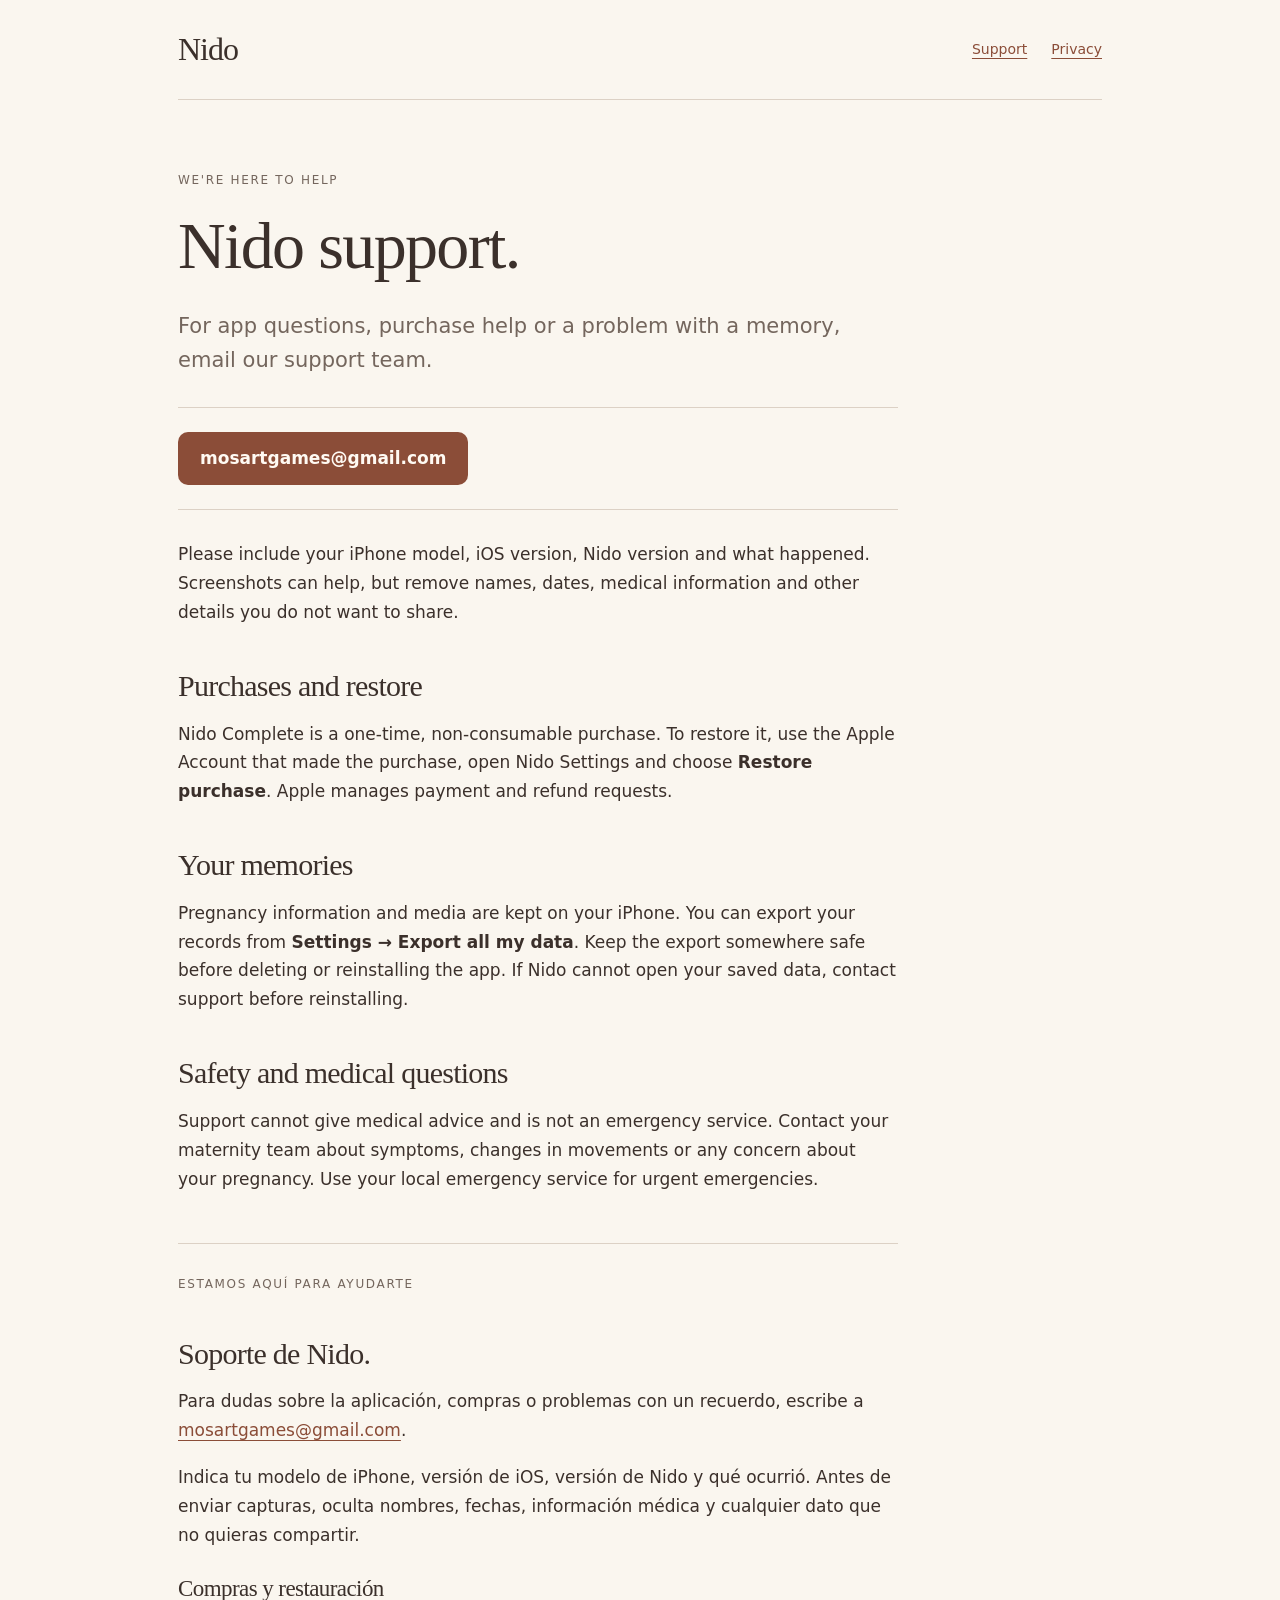
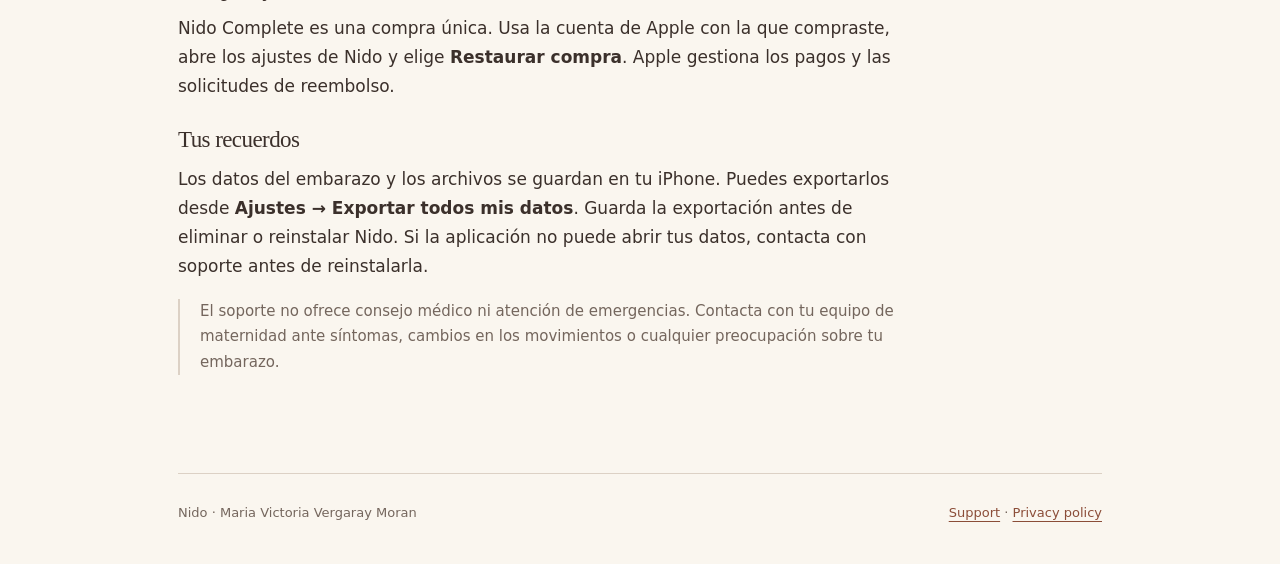
<file: nido/support/index.html>
<!doctype html><html lang="en"><head><meta charset="utf-8"><meta name="viewport" content="width=device-width, initial-scale=1"><meta name="description" content="Nido pregnancy companion: support and privacy information in English and Spanish."><title>Support · Nido</title><link rel="stylesheet" href="/nido/assets/style.css"><link rel="icon" href="/nido/assets/nest.png"></head><body><div class="wrap"><header><a class="brand" href="/nido/">Nido</a><nav aria-label="Main navigation"><a href="/nido/support/">Support</a><a href="/nido/privacy/">Privacy</a></nav></header><main><p class="eyebrow">We're here to help</p><h1>Nido support.</h1><p class="intro">For app questions, purchase help or a problem with a memory, email our support team.</p><div class="contact"><a class="button" href="mailto:mosartgames@gmail.com?subject=Nido%20support">mosartgames@gmail.com</a></div><p>Please include your iPhone model, iOS version, Nido version and what happened. Screenshots can help, but remove names, dates, medical information and other details you do not want to share.</p><h2>Purchases and restore</h2><p>Nido Complete is a one-time, non-consumable purchase. To restore it, use the Apple Account that made the purchase, open Nido Settings and choose <strong>Restore purchase</strong>. Apple manages payment and refund requests.</p><h2>Your memories</h2><p>Pregnancy information and media are kept on your iPhone. You can export your records from <strong>Settings → Export all my data</strong>. Keep the export somewhere safe before deleting or reinstalling the app. If Nido cannot open your saved data, contact support before reinstalling.</p><h2>Safety and medical questions</h2><p>Support cannot give medical advice and is not an emergency service. Contact your maternity team about symptoms, changes in movements or any concern about your pregnancy. Use your local emergency service for urgent emergencies.</p><section class="language" lang="es"><p class="eyebrow">Estamos aquí para ayudarte</p><h2>Soporte de Nido.</h2><p>Para dudas sobre la aplicación, compras o problemas con un recuerdo, escribe a <a href="mailto:mosartgames@gmail.com?subject=Soporte%20de%20Nido">mosartgames@gmail.com</a>.</p><p>Indica tu modelo de iPhone, versión de iOS, versión de Nido y qué ocurrió. Antes de enviar capturas, oculta nombres, fechas, información médica y cualquier dato que no quieras compartir.</p><h3>Compras y restauración</h3><p>Nido Complete es una compra única. Usa la cuenta de Apple con la que compraste, abre los ajustes de Nido y elige <strong>Restaurar compra</strong>. Apple gestiona los pagos y las solicitudes de reembolso.</p><h3>Tus recuerdos</h3><p>Los datos del embarazo y los archivos se guardan en tu iPhone. Puedes exportarlos desde <strong>Ajustes → Exportar todos mis datos</strong>. Guarda la exportación antes de eliminar o reinstalar Nido. Si la aplicación no puede abrir tus datos, contacta con soporte antes de reinstalarla.</p><p class="notice">El soporte no ofrece consejo médico ni atención de emergencias. Contacta con tu equipo de maternidad ante síntomas, cambios en los movimientos o cualquier preocupación sobre tu embarazo.</p></section></main><footer><span>Nido · Maria Victoria Vergaray Moran</span><span><a href="/nido/support/">Support</a> · <a href="/nido/privacy/">Privacy policy</a></span></footer></div></body></html>
</file>
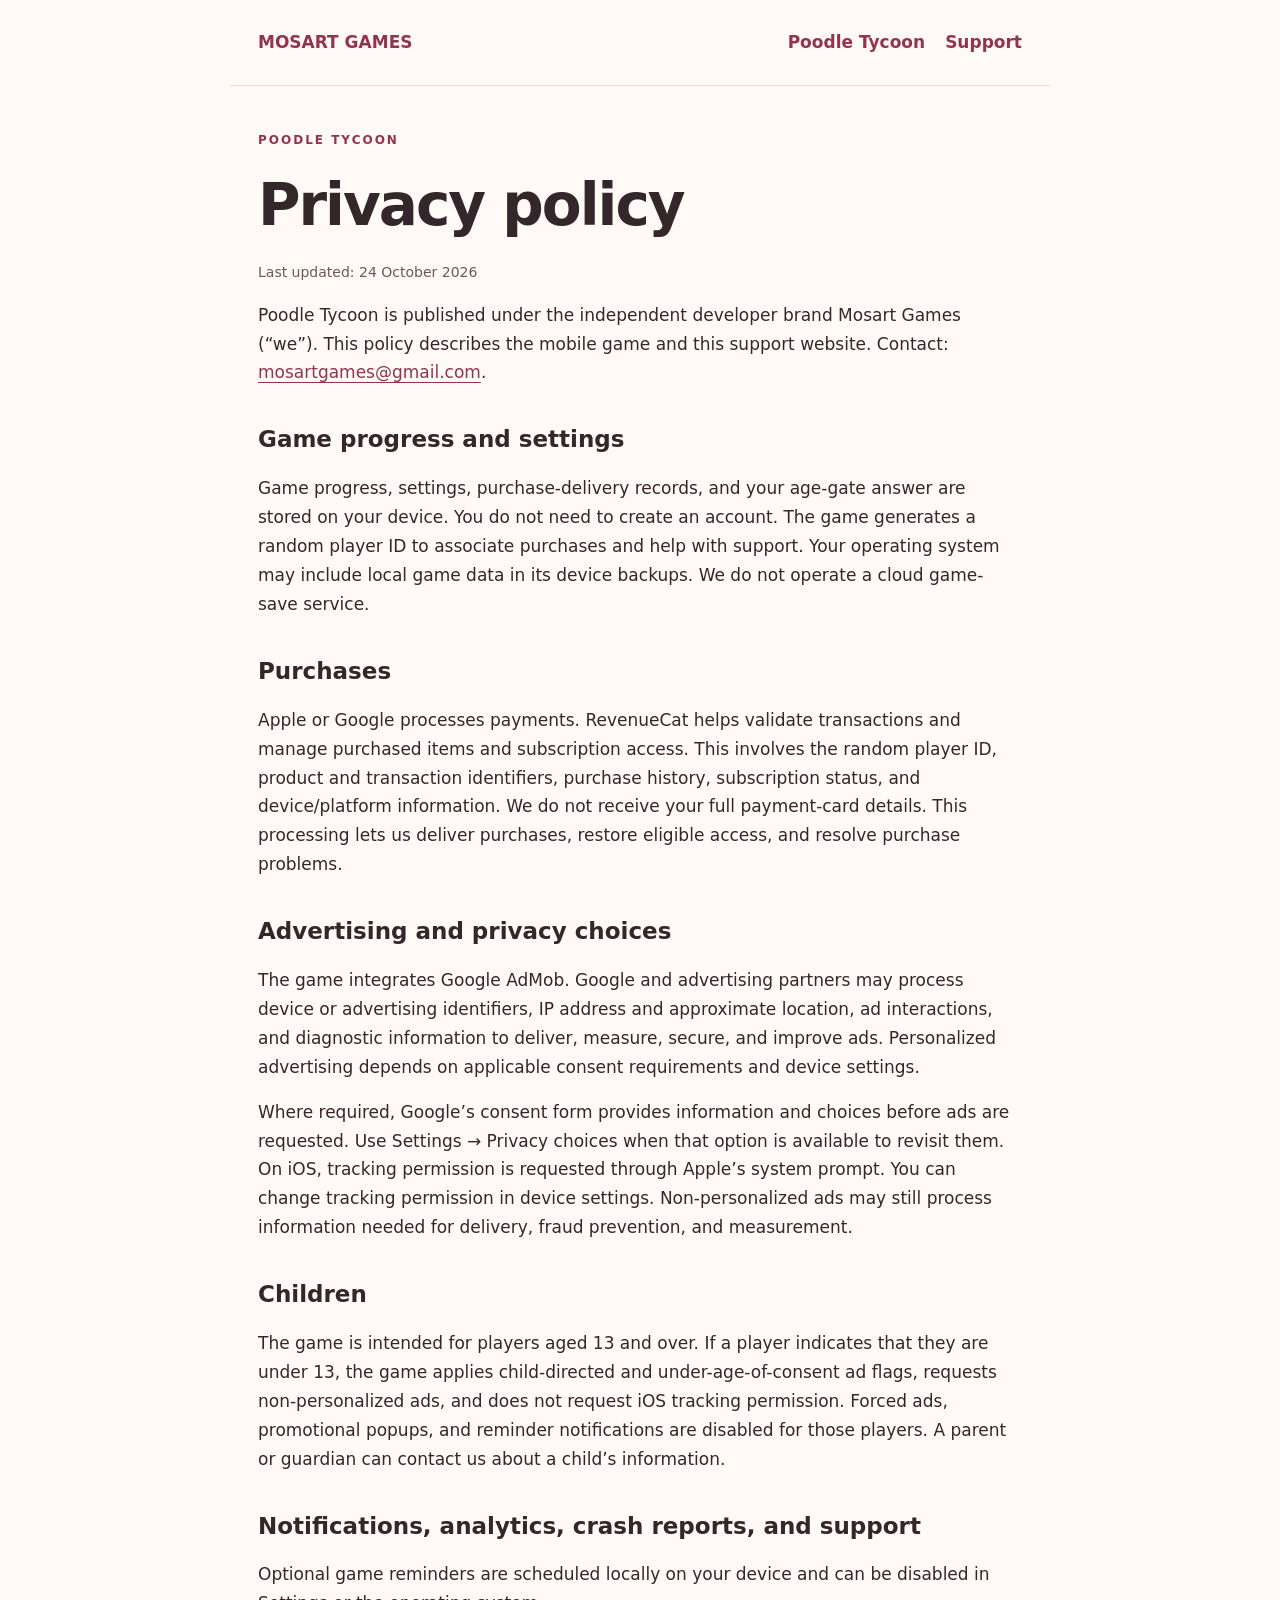
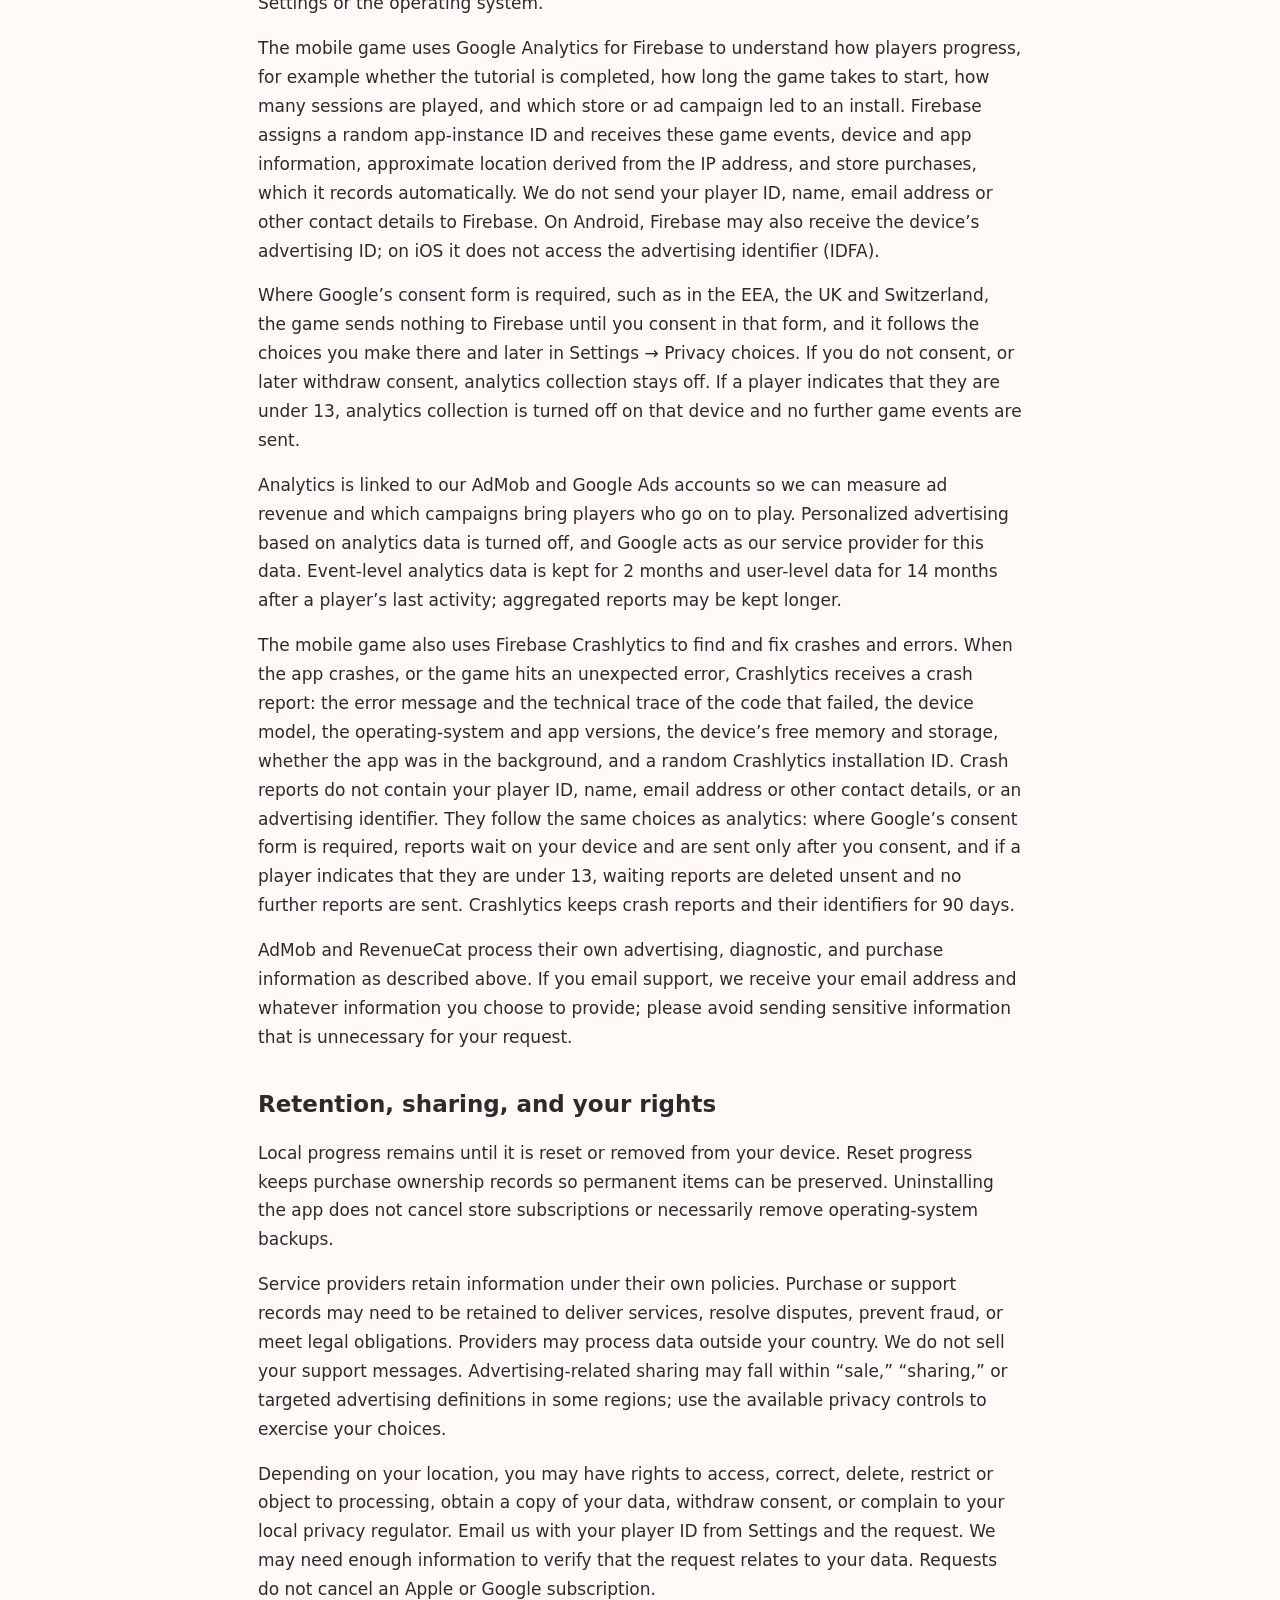
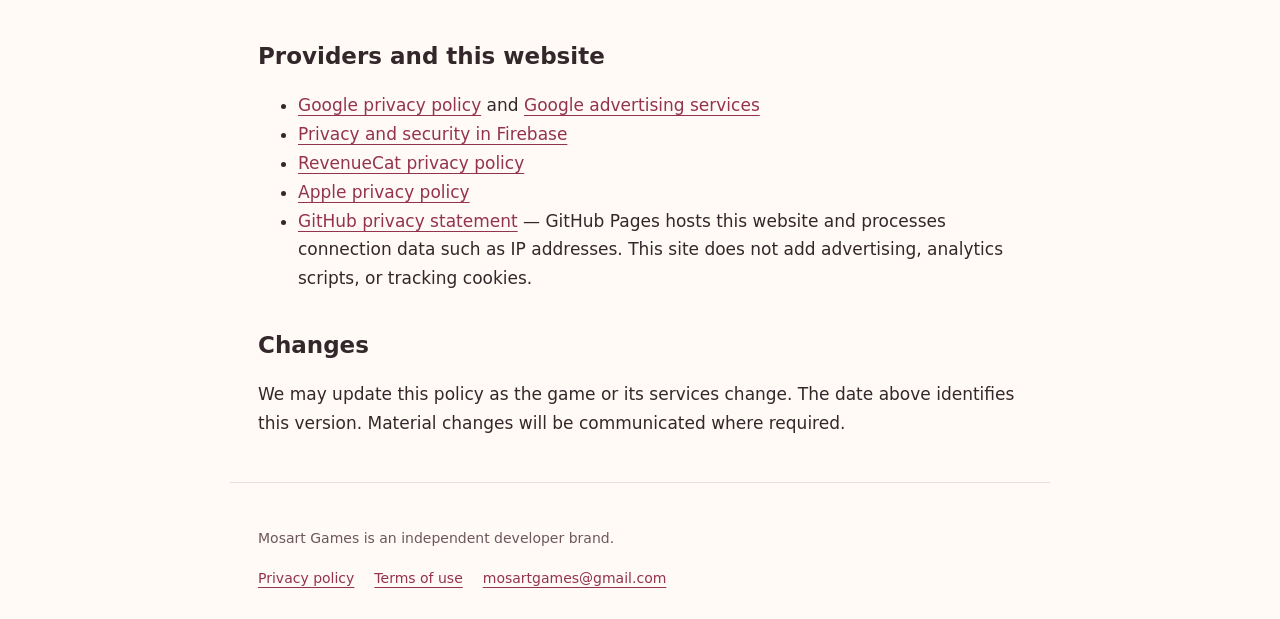
<file: poodle-tycoon/privacy/index.html>
<!doctype html>
<html lang="en"><head><meta charset="utf-8"><meta name="viewport" content="width=device-width,initial-scale=1"><meta name="theme-color" content="#fffaf5"><title>Poodle Tycoon privacy policy · Mosart Games</title><link rel="stylesheet" href="/style.css"></head><body><header><a href="/">MOSART GAMES</a><nav aria-label="Main navigation"><a href="/poodle-tycoon/">Poodle Tycoon</a><a href="mailto:mosartgames@gmail.com">Support</a></nav></header><main><p class="eyebrow">Poodle Tycoon</p><h1>Privacy policy</h1><p class="meta">Last updated: 24 October 2026</p><p>Poodle Tycoon is published under the independent developer brand Mosart Games (“we”). This policy describes the mobile game and this support website. Contact: <a href="mailto:mosartgames@gmail.com">mosartgames@gmail.com</a>.</p><h2>Game progress and settings</h2><p>Game progress, settings, purchase-delivery records, and your age-gate answer are stored on your device. You do not need to create an account. The game generates a random player ID to associate purchases and help with support. Your operating system may include local game data in its device backups. We do not operate a cloud game-save service.</p><h2>Purchases</h2><p>Apple or Google processes payments. RevenueCat helps validate transactions and manage purchased items and subscription access. This involves the random player ID, product and transaction identifiers, purchase history, subscription status, and device/platform information. We do not receive your full payment-card details. This processing lets us deliver purchases, restore eligible access, and resolve purchase problems.</p><h2>Advertising and privacy choices</h2><p>The game integrates Google AdMob. Google and advertising partners may process device or advertising identifiers, IP address and approximate location, ad interactions, and diagnostic information to deliver, measure, secure, and improve ads. Personalized advertising depends on applicable consent requirements and device settings.</p><p>Where required, Google’s consent form provides information and choices before ads are requested. Use Settings → Privacy choices when that option is available to revisit them. On iOS, tracking permission is requested through Apple’s system prompt. You can change tracking permission in device settings. Non-personalized ads may still process information needed for delivery, fraud prevention, and measurement.</p><h2>Children</h2><p>The game is intended for players aged 13 and over. If a player indicates that they are under 13, the game applies child-directed and under-age-of-consent ad flags, requests non-personalized ads, and does not request iOS tracking permission. Forced ads, promotional popups, and reminder notifications are disabled for those players. A parent or guardian can contact us about a child’s information.</p><h2>Notifications, analytics, crash reports, and support</h2><p>Optional game reminders are scheduled locally on your device and can be disabled in Settings or the operating system.</p><p>The mobile game uses Google Analytics for Firebase to understand how players progress, for example whether the tutorial is completed, how long the game takes to start, how many sessions are played, and which store or ad campaign led to an install. Firebase assigns a random app-instance ID and receives these game events, device and app information, approximate location derived from the IP address, and store purchases, which it records automatically. We do not send your player ID, name, email address or other contact details to Firebase. On Android, Firebase may also receive the device’s advertising ID; on iOS it does not access the advertising identifier (IDFA).</p><p>Where Google’s consent form is required, such as in the EEA, the UK and Switzerland, the game sends nothing to Firebase until you consent in that form, and it follows the choices you make there and later in Settings → Privacy choices. If you do not consent, or later withdraw consent, analytics collection stays off. If a player indicates that they are under 13, analytics collection is turned off on that device and no further game events are sent.</p><p>Analytics is linked to our AdMob and Google Ads accounts so we can measure ad revenue and which campaigns bring players who go on to play. Personalized advertising based on analytics data is turned off, and Google acts as our service provider for this data. Event-level analytics data is kept for 2 months and user-level data for 14 months after a player’s last activity; aggregated reports may be kept longer.</p><p>The mobile game also uses Firebase Crashlytics to find and fix crashes and errors. When the app crashes, or the game hits an unexpected error, Crashlytics receives a crash report: the error message and the technical trace of the code that failed, the device model, the operating-system and app versions, the device’s free memory and storage, whether the app was in the background, and a random Crashlytics installation ID. Crash reports do not contain your player ID, name, email address or other contact details, or an advertising identifier. They follow the same choices as analytics: where Google’s consent form is required, reports wait on your device and are sent only after you consent, and if a player indicates that they are under 13, waiting reports are deleted unsent and no further reports are sent. Crashlytics keeps crash reports and their identifiers for 90 days.</p><p>AdMob and RevenueCat process their own advertising, diagnostic, and purchase information as described above. If you email support, we receive your email address and whatever information you choose to provide; please avoid sending sensitive information that is unnecessary for your request.</p><h2>Retention, sharing, and your rights</h2><p>Local progress remains until it is reset or removed from your device. Reset progress keeps purchase ownership records so permanent items can be preserved. Uninstalling the app does not cancel store subscriptions or necessarily remove operating-system backups.</p><p>Service providers retain information under their own policies. Purchase or support records may need to be retained to deliver services, resolve disputes, prevent fraud, or meet legal obligations. Providers may process data outside your country. We do not sell your support messages. Advertising-related sharing may fall within “sale,” “sharing,” or targeted advertising definitions in some regions; use the available privacy controls to exercise your choices.</p><p>Depending on your location, you may have rights to access, correct, delete, restrict or object to processing, obtain a copy of your data, withdraw consent, or complain to your local privacy regulator. Email us with your player ID from Settings and the request. We may need enough information to verify that the request relates to your data. Requests do not cancel an Apple or Google subscription.</p><h2>Providers and this website</h2><ul><li><a href="https://policies.google.com/privacy">Google privacy policy</a> and <a href="https://policies.google.com/technologies/partner-sites">Google advertising services</a></li><li><a href="https://firebase.google.com/support/privacy">Privacy and security in Firebase</a></li><li><a href="https://www.revenuecat.com/privacy">RevenueCat privacy policy</a></li><li><a href="https://www.apple.com/legal/privacy/">Apple privacy policy</a></li><li><a href="https://docs.github.com/en/site-policy/privacy-policies/github-general-privacy-statement">GitHub privacy statement</a> — GitHub Pages hosts this website and processes connection data such as IP addresses. This site does not add advertising, analytics scripts, or tracking cookies.</li></ul><h2>Changes</h2><p>We may update this policy as the game or its services change. The date above identifies this version. Material changes will be communicated where required.</p></main><footer><p>Mosart Games is an independent developer brand.</p><nav aria-label="Legal"><a href="/poodle-tycoon/privacy/">Privacy policy</a><a href="/poodle-tycoon/terms/">Terms of use</a><a href="mailto:mosartgames@gmail.com">mosartgames@gmail.com</a></nav></footer></body></html>
</file>
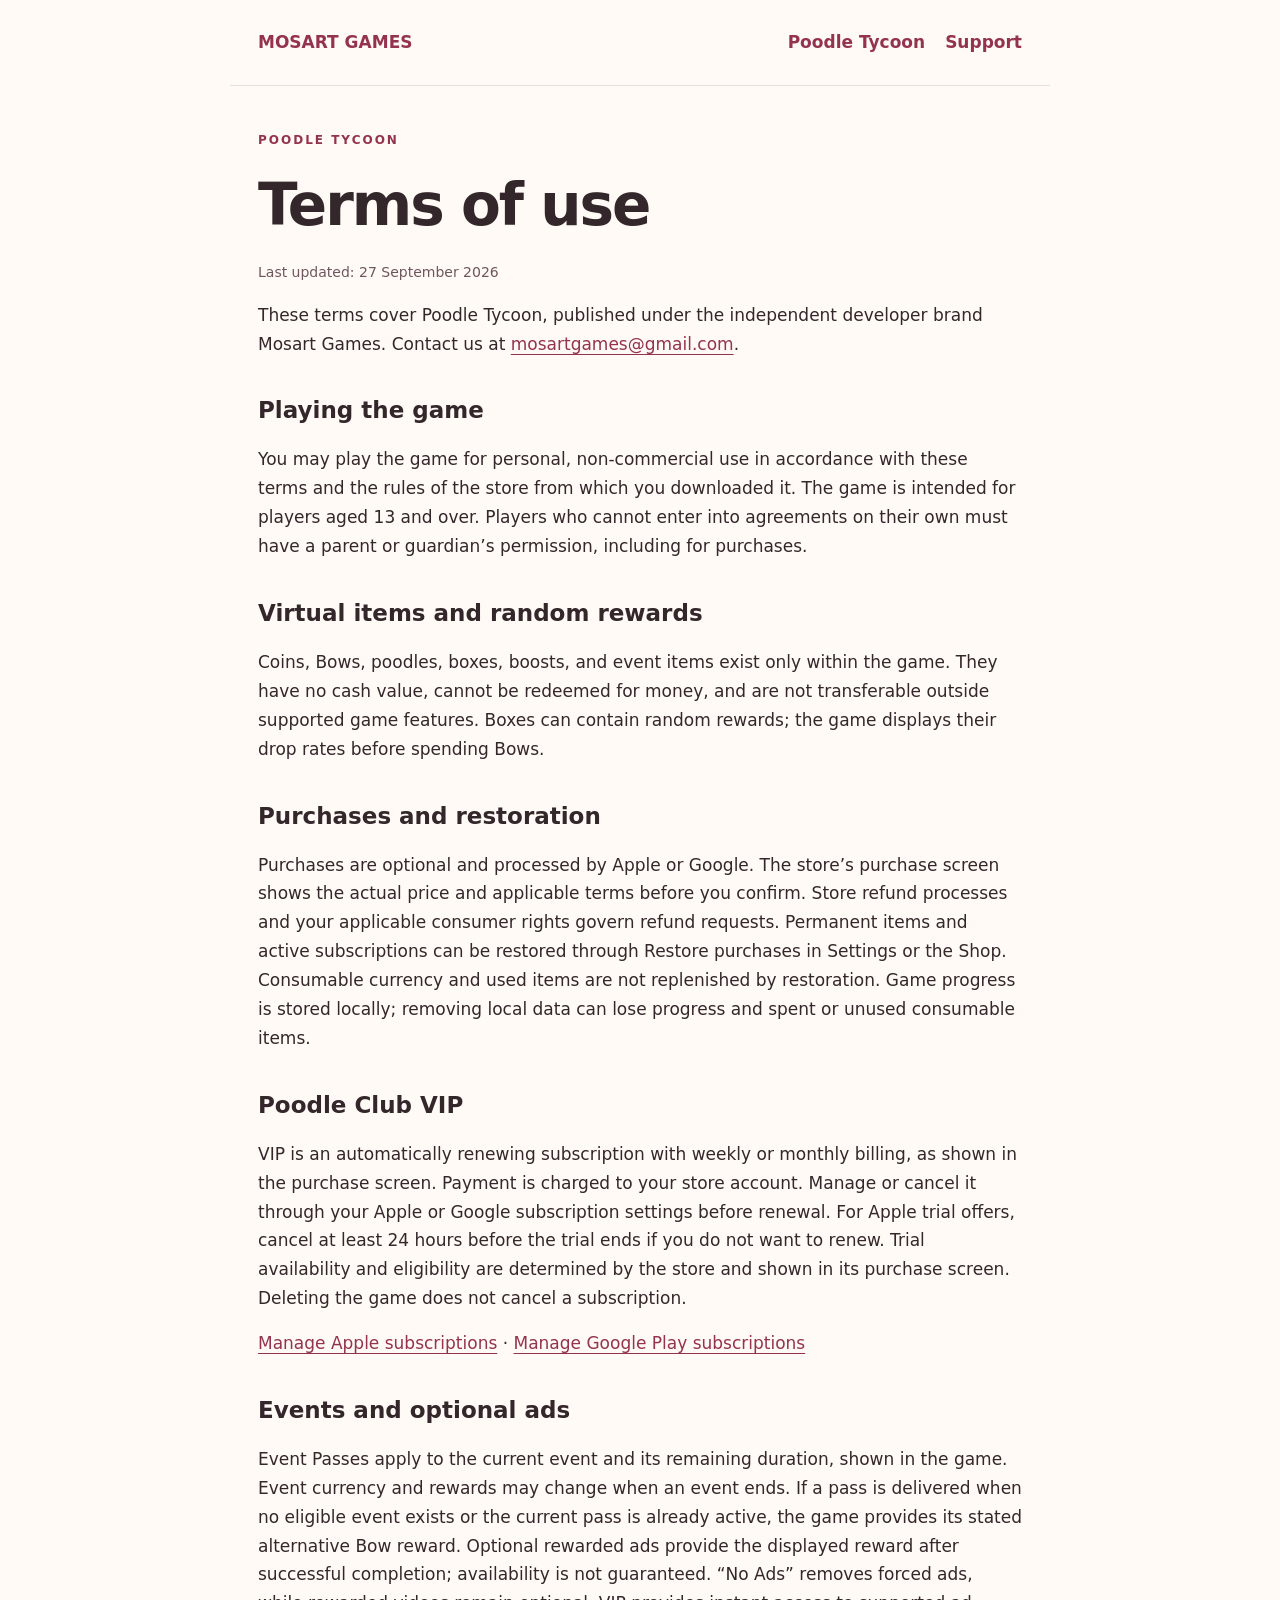
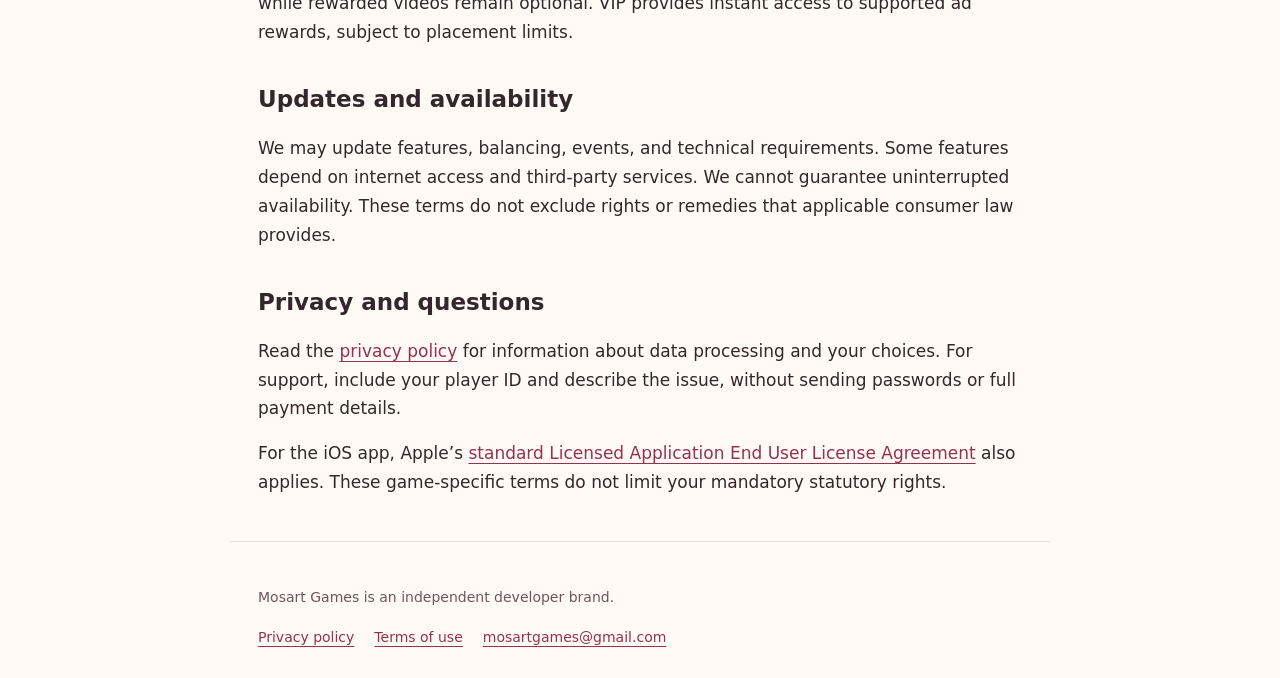
<file: poodle-tycoon/terms/index.html>
<!doctype html>
<html lang="en"><head><meta charset="utf-8"><meta name="viewport" content="width=device-width,initial-scale=1"><meta name="theme-color" content="#fffaf5"><title>Poodle Tycoon terms of use · Mosart Games</title><link rel="stylesheet" href="/style.css"></head><body><header><a href="/">MOSART GAMES</a><nav aria-label="Main navigation"><a href="/poodle-tycoon/">Poodle Tycoon</a><a href="mailto:mosartgames@gmail.com">Support</a></nav></header><main><p class="eyebrow">Poodle Tycoon</p><h1>Terms of use</h1><p class="meta">Last updated: 27 September 2026</p><p>These terms cover Poodle Tycoon, published under the independent developer brand Mosart Games. Contact us at <a href="mailto:mosartgames@gmail.com">mosartgames@gmail.com</a>.</p><h2>Playing the game</h2><p>You may play the game for personal, non-commercial use in accordance with these terms and the rules of the store from which you downloaded it. The game is intended for players aged 13 and over. Players who cannot enter into agreements on their own must have a parent or guardian’s permission, including for purchases.</p><h2>Virtual items and random rewards</h2><p>Coins, Bows, poodles, boxes, boosts, and event items exist only within the game. They have no cash value, cannot be redeemed for money, and are not transferable outside supported game features. Boxes can contain random rewards; the game displays their drop rates before spending Bows.</p><h2>Purchases and restoration</h2><p>Purchases are optional and processed by Apple or Google. The store’s purchase screen shows the actual price and applicable terms before you confirm. Store refund processes and your applicable consumer rights govern refund requests. Permanent items and active subscriptions can be restored through Restore purchases in Settings or the Shop. Consumable currency and used items are not replenished by restoration. Game progress is stored locally; removing local data can lose progress and spent or unused consumable items.</p><h2>Poodle Club VIP</h2><p>VIP is an automatically renewing subscription with weekly or monthly billing, as shown in the purchase screen. Payment is charged to your store account. Manage or cancel it through your Apple or Google subscription settings before renewal. For Apple trial offers, cancel at least 24 hours before the trial ends if you do not want to renew. Trial availability and eligibility are determined by the store and shown in its purchase screen. Deleting the game does not cancel a subscription.</p><p><a href="https://support.apple.com/en-us/118428">Manage Apple subscriptions</a> · <a href="https://support.google.com/googleplay/answer/7018481">Manage Google Play subscriptions</a></p><h2>Events and optional ads</h2><p>Event Passes apply to the current event and its remaining duration, shown in the game. Event currency and rewards may change when an event ends. If a pass is delivered when no eligible event exists or the current pass is already active, the game provides its stated alternative Bow reward. Optional rewarded ads provide the displayed reward after successful completion; availability is not guaranteed. “No Ads” removes forced ads, while rewarded videos remain optional. VIP provides instant access to supported ad rewards, subject to placement limits.</p><h2>Updates and availability</h2><p>We may update features, balancing, events, and technical requirements. Some features depend on internet access and third-party services. We cannot guarantee uninterrupted availability. These terms do not exclude rights or remedies that applicable consumer law provides.</p><h2>Privacy and questions</h2><p>Read the <a href="../privacy/">privacy policy</a> for information about data processing and your choices. For support, include your player ID and describe the issue, without sending passwords or full payment details.</p><p>For the iOS app, Apple’s <a href="https://www.apple.com/legal/internet-services/itunes/dev/stdeula/">standard Licensed Application End User License Agreement</a> also applies. These game-specific terms do not limit your mandatory statutory rights.</p></main><footer><p>Mosart Games is an independent developer brand.</p><nav aria-label="Legal"><a href="/poodle-tycoon/privacy/">Privacy policy</a><a href="/poodle-tycoon/terms/">Terms of use</a><a href="mailto:mosartgames@gmail.com">mosartgames@gmail.com</a></nav></footer></body></html>
</file>
<file: style.css>
*{box-sizing:border-box}body{margin:0;background:#fffaf5;color:#34272b;font:17px/1.7 system-ui,-apple-system,sans-serif}header,main,footer{max-width:820px;margin:auto;padding:28px}header{display:flex;justify-content:space-between;border-bottom:1px solid #ebddd9;gap:20px}a{color:#94334f;text-underline-offset:4px}header a{font-weight:700;text-decoration:none}nav{display:flex;gap:20px;flex-wrap:wrap}h1{font-size:clamp(32px,7vw,58px);line-height:1.08;letter-spacing:-2px;margin:24px 0}h2{font-size:23px;margin-top:38px;line-height:1.3}p,ul{margin:16px 0}.eyebrow{font-size:12px;font-weight:750;letter-spacing:2px;text-transform:uppercase;color:#94334f}.lead{font-size:21px;color:#6e565f}.card{background:#f7e6e8;border:1px solid #eed0d8;border-radius:20px;padding:28px;margin:32px 0}footer{border-top:1px solid #ebddd9;font-size:14px;color:#6e565f}.meta{font-size:14px;color:#6e565f}.button{display:inline-block;border-radius:30px;background:#94334f;color:white;padding:10px 22px;text-decoration:none}@media(max-width:550px){header,main,footer{padding:22px}header{display:block}nav{margin-top:12px}h1{letter-spacing:-1px}}
</file>
<file: nido/assets/style.css>
@charset "UTF-8"; :root{color-scheme:light dark;--bg:#faf6ef;--ink:#3b302b;--muted:#74665d;--line:#dcd1c5;--clay:#8b4d38;--surface:#fffaf3}*{box-sizing:border-box}body{margin:0;background:var(--bg);color:var(--ink);font:17px/1.7 ui-sans-serif,system-ui,-apple-system,BlinkMacSystemFont,sans-serif}a{color:var(--clay);text-underline-offset:4px}a:hover{text-decoration-thickness:2px}a:focus-visible{outline:3px solid var(--clay);outline-offset:5px;border-radius:3px}.wrap{max-width:980px;margin:auto;padding:0 28px}header{display:flex;align-items:center;justify-content:space-between;gap:20px;min-height:100px;border-bottom:1px solid var(--line)}.brand{text-decoration:none;color:var(--ink);font:500 32px Georgia,serif;letter-spacing:-1px}nav{display:flex;gap:24px;flex-wrap:wrap;font-size:14px}main{max-width:720px;padding:70px 0 80px}h1,h2,h3{font-family:Georgia,serif;font-weight:400;line-height:1.15;letter-spacing:-.025em}h1{font-size:clamp(38px,7vw,66px);margin:0 0 26px}h2{font-size:30px;margin:42px 0 16px}h3{font-size:23px;margin:26px 0 12px}p{margin:0 0 18px}.eyebrow{font-size:12px;letter-spacing:.14em;text-transform:uppercase;color:var(--muted);margin-bottom:18px}.intro{font-size:21px;color:var(--muted);line-height:1.6}.nest{width:230px;height:205px;object-fit:contain;margin:0 0 26px -10px}.contact{border-top:1px solid var(--line);border-bottom:1px solid var(--line);padding:24px 0;margin:30px 0}.button{display:inline-block;background:var(--clay);color:var(--surface);padding:12px 22px;border-radius:10px;text-decoration:none;font-weight:600}li{margin-bottom:10px}footer{border-top:1px solid var(--line);padding:28px 0 40px;font-size:13px;color:var(--muted);display:flex;justify-content:space-between;gap:20px;flex-wrap:wrap}.notice{font-size:15px;color:var(--muted);border-left:2px solid var(--line);padding-left:20px}.language{padding-top:30px;margin-top:50px;border-top:1px solid var(--line)}@media(prefers-color-scheme:dark){:root{--bg:#241f1b;--ink:#f5eee3;--muted:#c2b3a5;--line:#4d4037;--clay:#e3a48a;--surface:#241f1b}}@media(max-width:520px){.wrap{padding:0 22px}header{align-items:flex-start;padding:24px 0;min-height:110px;flex-direction:column;gap:8px}nav{gap:18px}main{padding-top:46px}.nest{width:180px;height:160px}}
</file>
